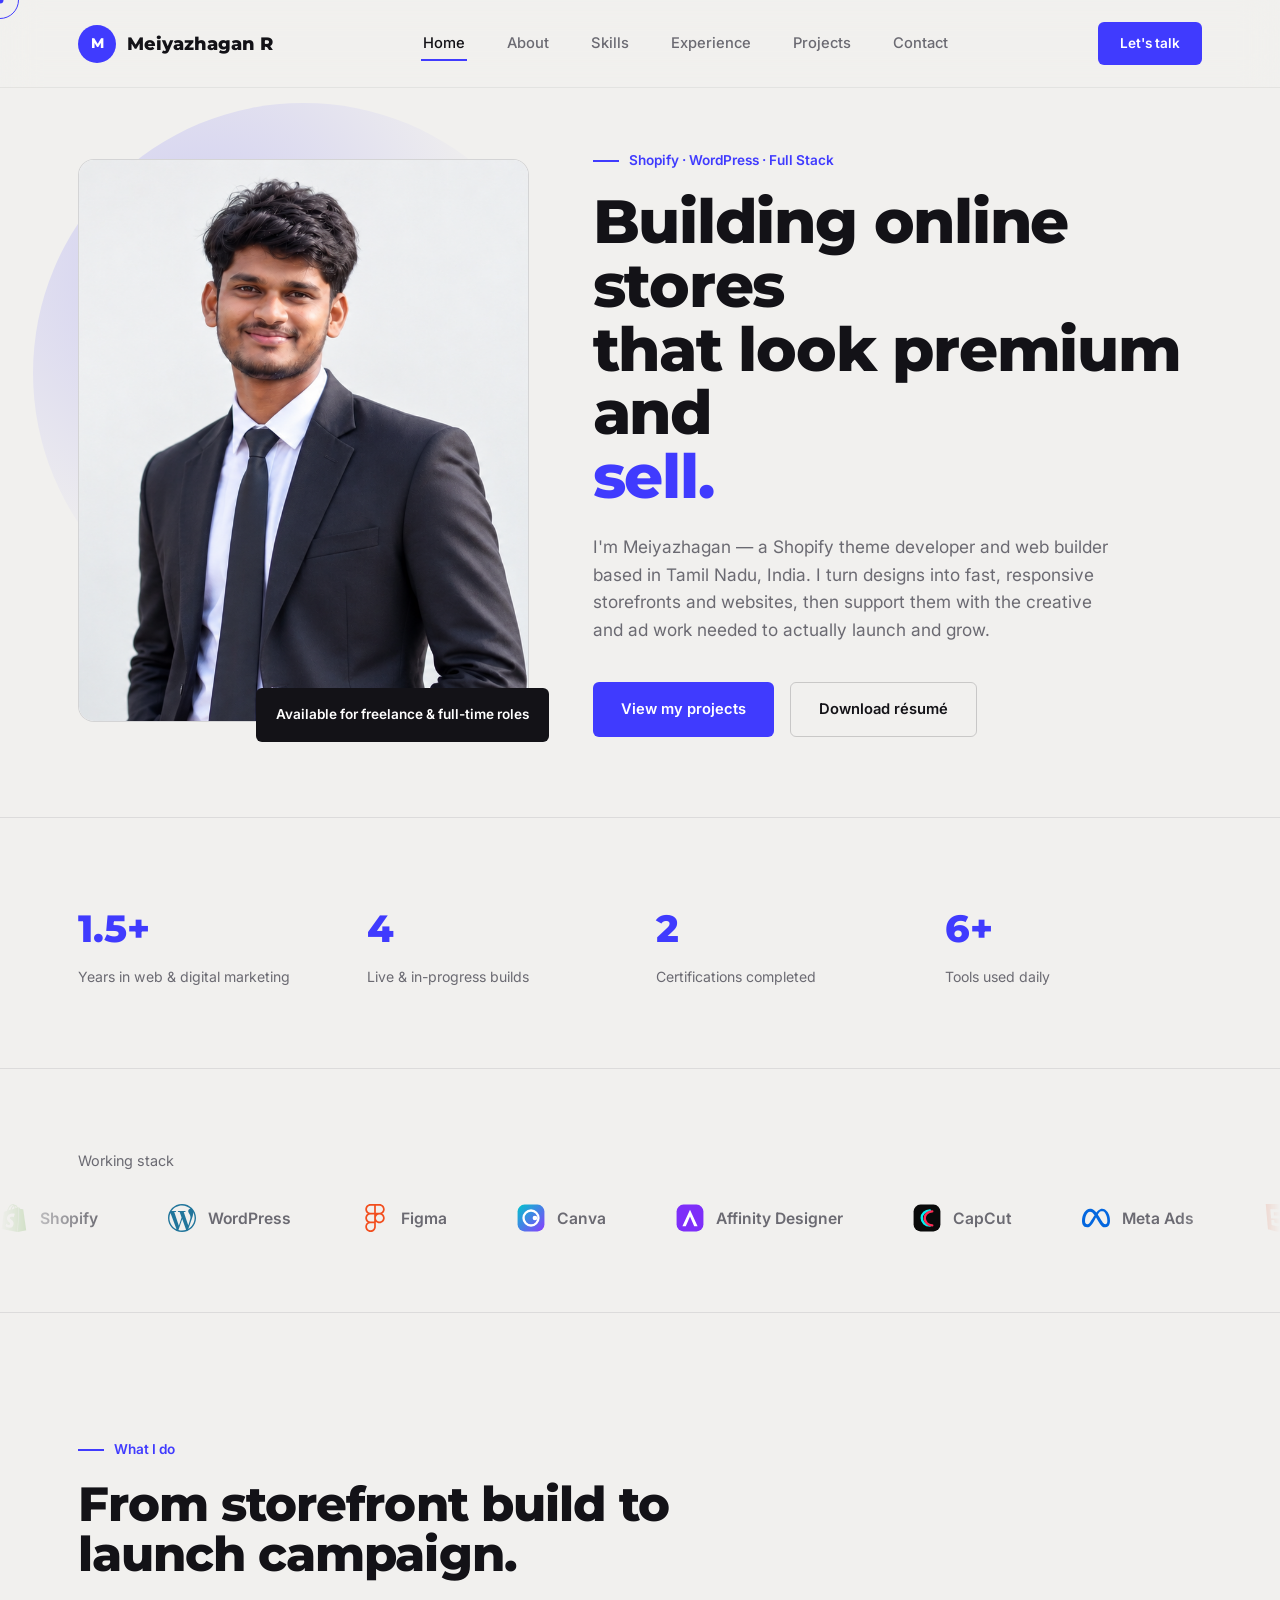
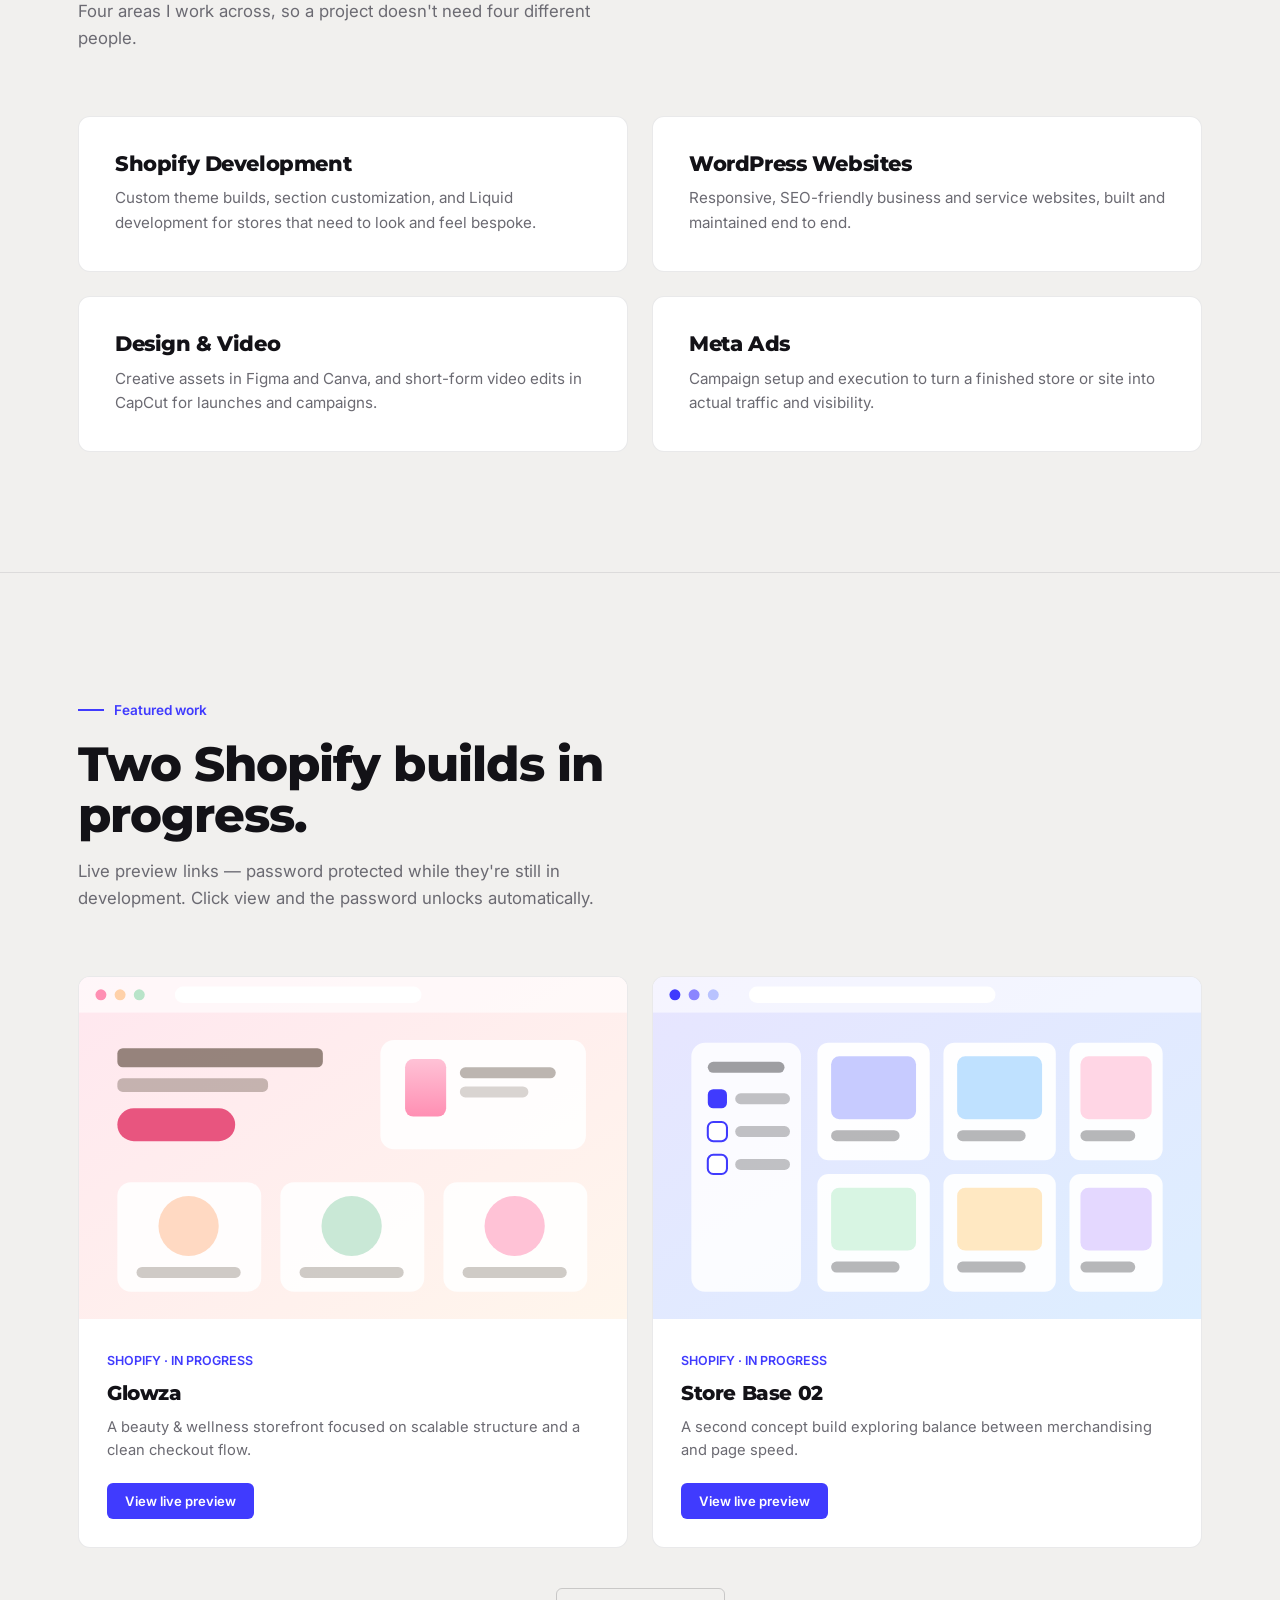
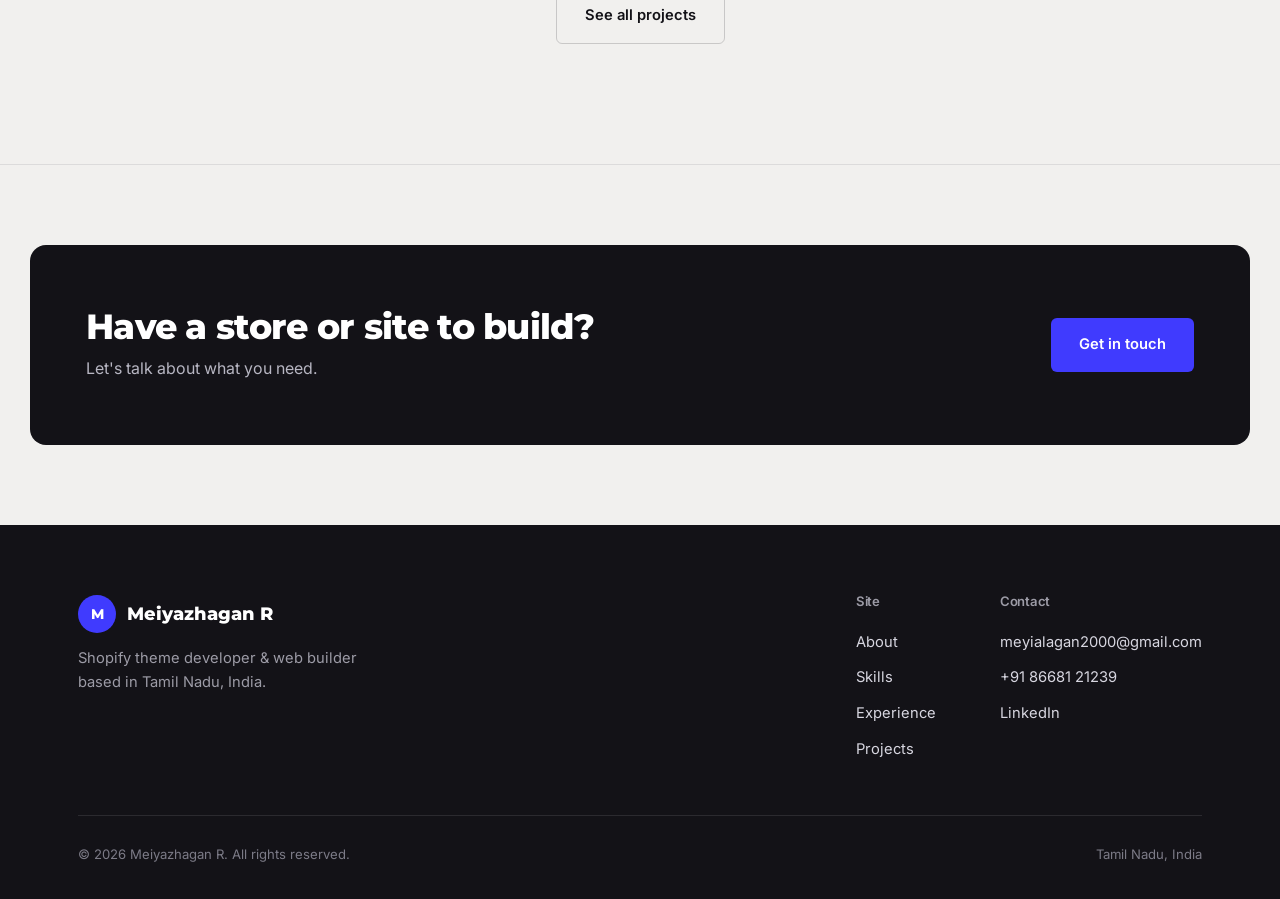
<file: index.html>
<!DOCTYPE html>
<html lang="en">
<head>
<meta charset="UTF-8">
<meta name="viewport" content="width=device-width, initial-scale=1.0">
<title>Meiyazhagan R — Shopify & WordPress Developer</title>
<meta name="description" content="Meiyazhagan R — Shopify theme developer and WordPress web developer specializing in responsive, conversion-ready storefronts.">
<link rel="stylesheet" href="css/style.css">
<link rel="icon" type="image/svg+xml" href="assets/favicon/favicon.svg">
<link rel="icon" type="image/png" sizes="32x32" href="assets/favicon/favicon-32.png">
<link rel="icon" type="image/png" sizes="16x16" href="assets/favicon/favicon-16.png">
<link rel="shortcut icon" href="assets/favicon/favicon.ico">
<link rel="apple-touch-icon" sizes="180x180" href="assets/favicon/apple-touch-icon.png">
<link rel="manifest" href="site.webmanifest">
<meta name="theme-color" content="#403BFE">
</head>
<body>

<div id="progress"></div>

<header id="siteHeader">
  <nav class="wrap">
    <a href="index.html" class="brand"><span class="mark">M</span> Meiyazhagan R</a>
    <div class="navlinks" id="navlinks">
      <a href="index.html" class="active">Home</a>
      <a href="about.html">About</a>
      <a href="skills.html">Skills</a>
      <a href="experience.html">Experience</a>
      <a href="projects.html">Projects</a>
      <a href="contact.html">Contact</a>
    </div>
    <a href="contact.html" class="nav-cta">Let's talk</a>
    <div class="menu-toggle" id="menuToggle"><span></span><span></span><span></span></div>
  </nav>
</header>

<main>

  <!-- HERO -->
  <section class="tight" style="padding-top:56px; overflow:hidden;">
    <div class="wrap hero-split">

      <div class="reveal" style="position:relative;">
        <div data-parallax="0.06" style="position:absolute; width:120%; aspect-ratio:1/1; background:radial-gradient(circle at 30% 30%, #403BFE33, transparent 60%); top:-10%; left:-10%; z-index:0; border-radius:50%;"></div>
        <div style="position:relative; z-index:1; border-radius:16px; overflow:hidden; border:1px solid var(--line-strong); background:var(--bg-alt); aspect-ratio:4/5;">
          <img src="assets/profile.png" alt="Meiyazhagan R" style="width:100%; height:100%; object-fit:cover;">
        </div>
        <div class="cursor-grow" style="position:absolute; bottom:-20px; right:-20px; background:var(--ink); color:#fff; padding:16px 20px; border-radius:var(--radius); font-size:0.85rem; z-index:2; font-weight:600;">
          Available for freelance &amp; full-time roles
        </div>
      </div>

      <div class="reveal reveal-delay-1">
        <div class="kicker"><span class="bar"></span>Shopify · WordPress · Full Stack</div>
        <h1 style="font-size:clamp(2.4rem, 5vw, 3.8rem);">Building online stores<br>that look premium and<br><span style="color:var(--accent);">sell.</span></h1>
        <p style="color:var(--muted); margin-top:24px; font-size:1.08rem; max-width:520px;">
          I'm Meiyazhagan — a Shopify theme developer and web builder based in
          Tamil Nadu, India. I turn designs into fast, responsive storefronts
          and websites, then support them with the creative and ad work needed
          to actually launch and grow.
        </p>
        <div style="margin-top:38px; display:flex; gap:16px; flex-wrap:wrap;">
          <a href="projects.html" class="btn btn-primary">View my projects</a>
          <a href="assets/Meiyazhagan_R_Resume.pdf" target="_blank" class="btn btn-outline">Download résumé</a>
        </div>
      </div>
    </div>
  </section>

  <!-- QUICK STATS -->
  <section class="tight">
    <div class="wrap reveal grid-4">
      <div class="stat"><div class="num">1.5+</div><div class="label">Years in web & digital marketing</div></div>
      <div class="stat"><div class="num">4</div><div class="label">Live & in-progress builds</div></div>
      <div class="stat"><div class="num">2</div><div class="label">Certifications completed</div></div>
      <div class="stat"><div class="num">6+</div><div class="label">Tools used daily</div></div>
    </div>
  </section>

  <!-- TOOLS MARQUEE -->
  <section class="tight">
    <div class="wrap">
      <p class="reveal" style="color:var(--muted); font-size:0.9rem; margin-bottom:32px;">Working stack</p>
    </div>
    <div class="marquee-wrap reveal">
      <div class="marquee" id="homeMarquee"></div>
    </div>
  </section>

  <!-- WHAT I DO -->
  <section>
    <div class="wrap">
      <div class="section-head reveal">
        <div class="kicker"><span class="bar"></span>What I do</div>
        <h2>From storefront build to launch campaign.</h2>
        <p>Four areas I work across, so a project doesn't need four different people.</p>
      </div>

      <div class="grid-2">
        <div class="reveal" style="border:1px solid var(--line); border-radius:12px; padding:36px; background:var(--bg-alt);">
          <h3 style="font-size:1.3rem; margin-bottom:12px;">Shopify Development</h3>
          <p style="color:var(--muted); font-size:0.95rem;">Custom theme builds, section customization, and Liquid development for stores that need to look and feel bespoke.</p>
        </div>
        <div class="reveal reveal-delay-1" style="border:1px solid var(--line); border-radius:12px; padding:36px; background:var(--bg-alt);">
          <h3 style="font-size:1.3rem; margin-bottom:12px;">WordPress Websites</h3>
          <p style="color:var(--muted); font-size:0.95rem;">Responsive, SEO-friendly business and service websites, built and maintained end to end.</p>
        </div>
        <div class="reveal reveal-delay-2" style="border:1px solid var(--line); border-radius:12px; padding:36px; background:var(--bg-alt);">
          <h3 style="font-size:1.3rem; margin-bottom:12px;">Design & Video</h3>
          <p style="color:var(--muted); font-size:0.95rem;">Creative assets in Figma and Canva, and short-form video edits in CapCut for launches and campaigns.</p>
        </div>
        <div class="reveal reveal-delay-3" style="border:1px solid var(--line); border-radius:12px; padding:36px; background:var(--bg-alt);">
          <h3 style="font-size:1.3rem; margin-bottom:12px;">Meta Ads</h3>
          <p style="color:var(--muted); font-size:0.95rem;">Campaign setup and execution to turn a finished store or site into actual traffic and visibility.</p>
        </div>
      </div>
    </div>
  </section>

  <!-- FEATURED PROJECTS -->
  <section>
    <div class="wrap">
      <div class="section-head reveal">
        <div class="kicker"><span class="bar"></span>Featured work</div>
        <h2>Two Shopify builds in progress.</h2>
        <p>Live preview links — password protected while they're still in development. Click view and the password unlocks automatically.</p>
      </div>

      <div class="grid-2">
        <div class="reveal" style="border:1px solid var(--line); border-radius:12px; overflow:hidden; background:var(--bg-alt);">
          <div style="aspect-ratio:16/10; overflow:hidden;">
            <img src="assets/projects/glowza-thumb.svg" alt="Glowza beauty & wellness storefront preview" style="width:100%; height:100%; object-fit:cover;">
          </div>
          <div style="padding:28px;">
            <span style="color:var(--accent); font-size:0.78rem; font-weight:600;">SHOPIFY · IN PROGRESS</span>
            <h3 style="margin:10px 0 12px; font-size:1.25rem;">Glowza</h3>
            <p style="color:var(--muted); font-size:0.92rem; margin-bottom:20px;">A beauty & wellness storefront focused on scalable structure and a clean checkout flow.</p>
            <button class="btn btn-primary btn-sm" onclick="openProject('https://glowza-rvaifqzt.myshopify.com/','peedra')">View live preview</button>
          </div>
        </div>

        <div class="reveal reveal-delay-1" style="border:1px solid var(--line); border-radius:12px; overflow:hidden; background:var(--bg-alt);">
          <div style="aspect-ratio:16/10; overflow:hidden;">
            <img src="assets/projects/storebase-thumb.svg" alt="Store Base 02 storefront preview" style="width:100%; height:100%; object-fit:cover;">
          </div>
          <div style="padding:28px;">
            <span style="color:var(--accent); font-size:0.78rem; font-weight:600;">SHOPIFY · IN PROGRESS</span>
            <h3 style="margin:10px 0 12px; font-size:1.25rem;">Store Base 02</h3>
            <p style="color:var(--muted); font-size:0.92rem; margin-bottom:20px;">A second concept build exploring balance between merchandising and page speed.</p>
            <button class="btn btn-primary btn-sm" onclick="openProject('https://project-store-dmciwphg.myshopify.com/','rtowyu')">View live preview</button>
          </div>
        </div>
      </div>

      <div class="reveal" style="margin-top:40px; text-align:center;">
        <a href="projects.html" class="btn btn-outline">See all projects</a>
      </div>
    </div>
  </section>

  <!-- CTA -->
  <section class="tight">
    <div class="wrap reveal cta-block" style="background:var(--ink);">
      <div>
        <h2 style="color:#fff; font-size:clamp(1.6rem,3.5vw,2.2rem);">Have a store or site to build?</h2>
        <p style="color:#B7B6C2; margin-top:10px;">Let's talk about what you need.</p>
      </div>
      <a href="contact.html" class="btn btn-primary">Get in touch</a>
    </div>
  </section>

</main>

<footer>
  <div class="wrap">
    <div class="footer-top">
      <div class="footer-brand">
        <div class="brand"><span class="mark">M</span> Meiyazhagan R</div>
        <p>Shopify theme developer & web builder based in Tamil Nadu, India.</p>
      </div>
      <div class="footer-cols">
        <div class="footer-col">
          <h4>Site</h4>
          <a href="about.html">About</a>
          <a href="skills.html">Skills</a>
          <a href="experience.html">Experience</a>
          <a href="projects.html">Projects</a>
        </div>
        <div class="footer-col">
          <h4>Contact</h4>
          <a href="mailto:meyialagan2000@gmail.com">meyialagan2000@gmail.com</a>
          <a href="tel:+918668121239">+91 86681 21239</a>
          <a href="https://www.linkedin.com/in/meiyazhaganrajendran/" target="_blank" rel="noopener">LinkedIn</a>
        </div>
      </div>
    </div>
    <div class="footer-bottom">
      <span>© <span class="year"></span> Meiyazhagan R. All rights reserved.</span>
      <span>Tamil Nadu, India</span>
    </div>
  </div>
</footer>

<div id="toTop" aria-label="Back to top">↑</div>

<script src="js/icons.js"></script>
<script src="js/main.js"></script>
<script>
  buildMarquee('homeMarquee', [
    ['shopify','Shopify'], ['wordpress','WordPress'], ['figma','Figma'],
    ['canva','Canva'], ['affinitydesigner','Affinity Designer'], ['capcut','CapCut'],
    ['meta','Meta Ads'], ['html5','HTML5'], ['css','CSS3'], ['javascript','JavaScript']
  ]);
</script>
</body>
</html>
</file>
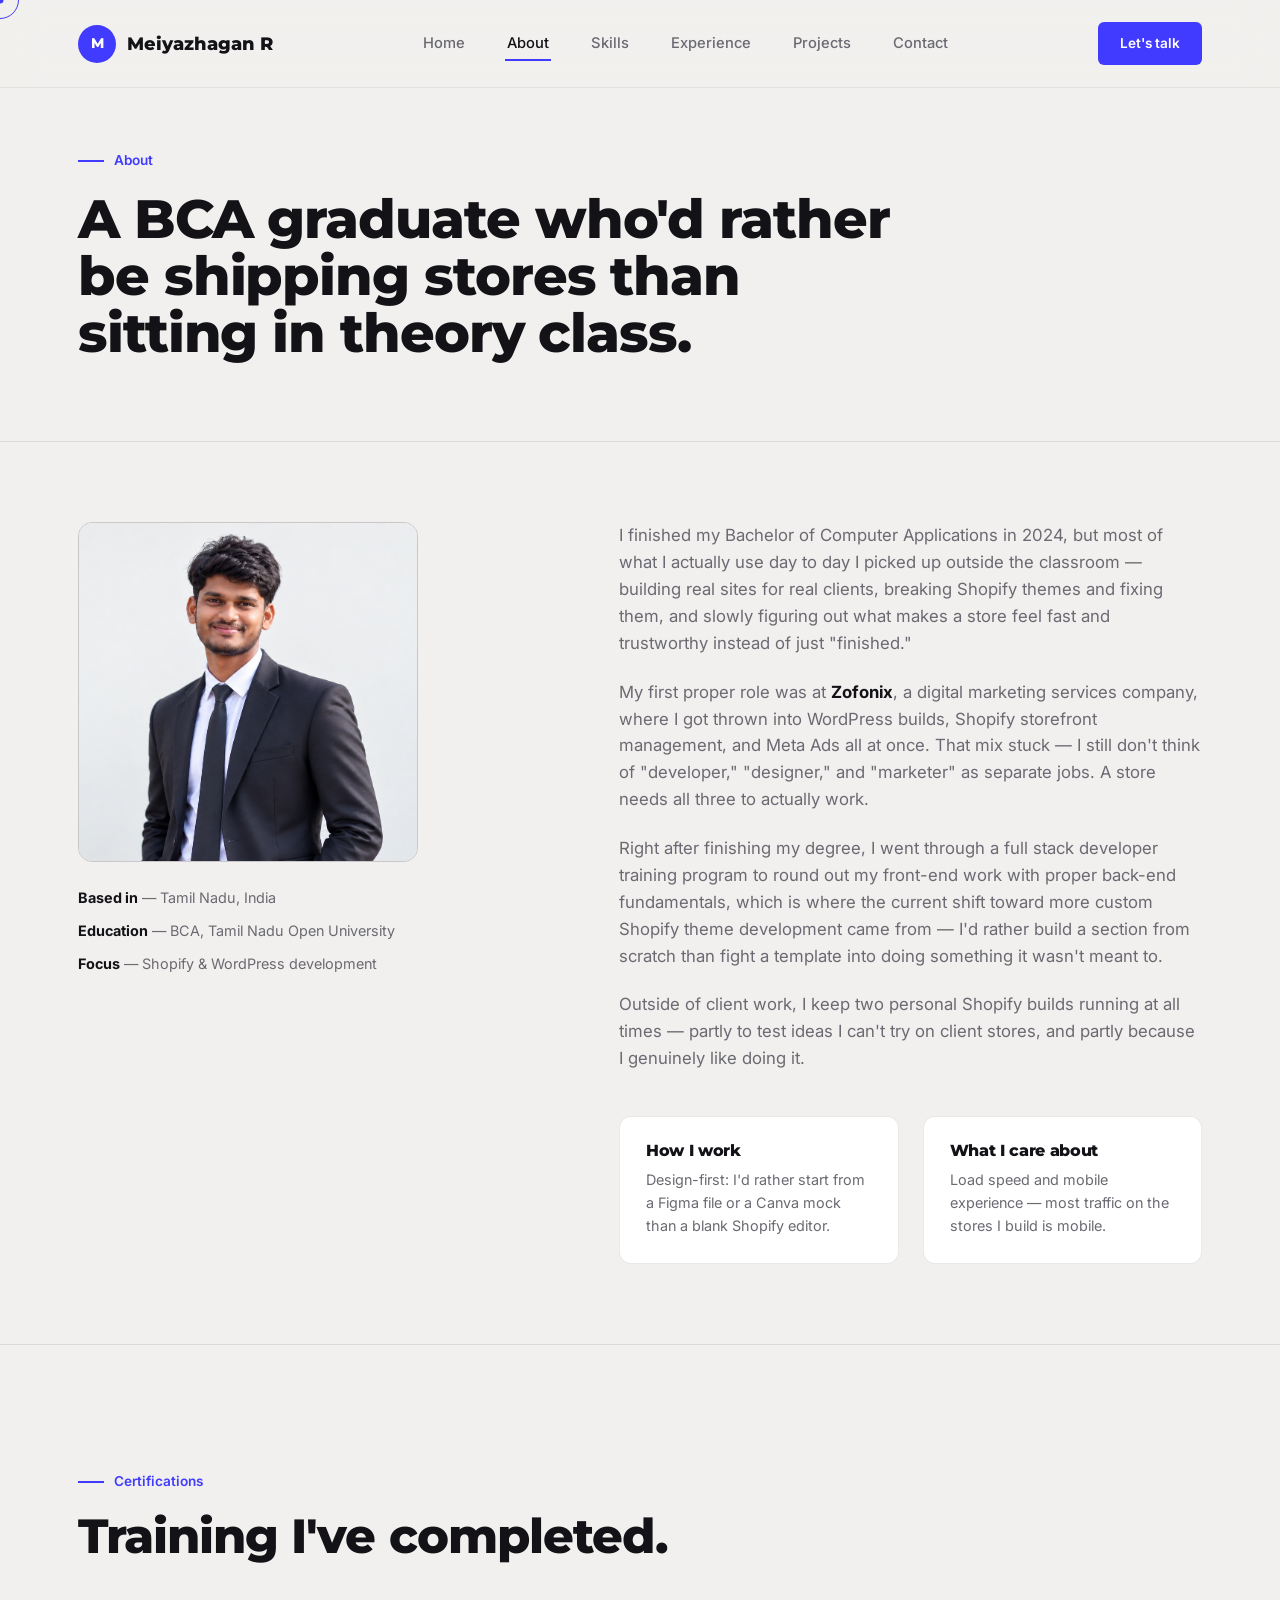
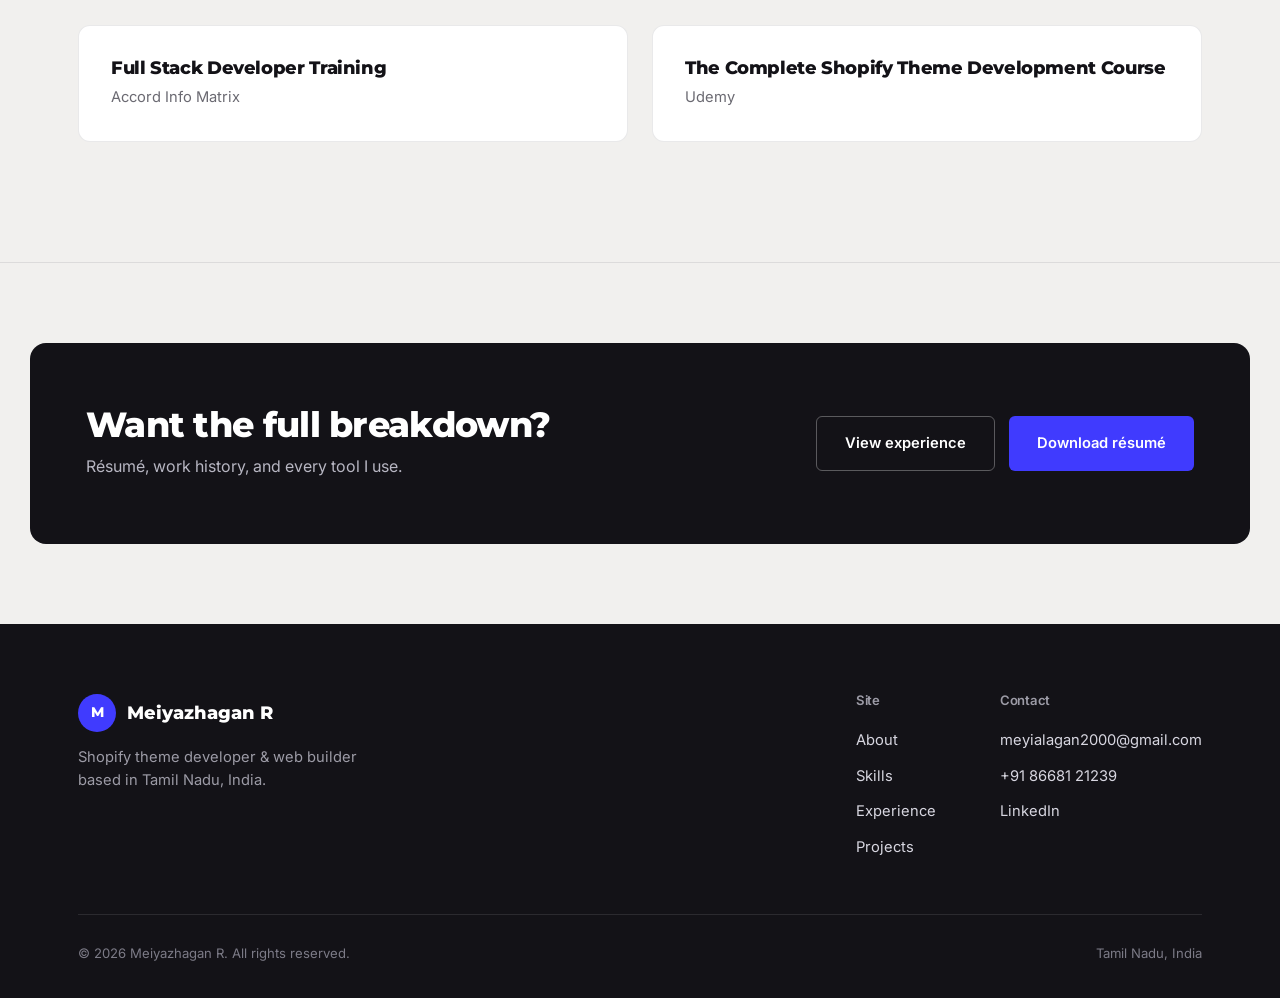
<file: about.html>
<!DOCTYPE html>
<html lang="en">
<head>
<meta charset="UTF-8">
<meta name="viewport" content="width=device-width, initial-scale=1.0">
<title>About — Meiyazhagan R</title>
<link rel="stylesheet" href="css/style.css">
<link rel="icon" type="image/svg+xml" href="assets/favicon/favicon.svg">
<link rel="icon" type="image/png" sizes="32x32" href="assets/favicon/favicon-32.png">
<link rel="icon" type="image/png" sizes="16x16" href="assets/favicon/favicon-16.png">
<link rel="shortcut icon" href="assets/favicon/favicon.ico">
<link rel="apple-touch-icon" sizes="180x180" href="assets/favicon/apple-touch-icon.png">
<link rel="manifest" href="site.webmanifest">
<meta name="theme-color" content="#403BFE">
</head>
<body>

<div id="progress"></div>

<header id="siteHeader">
  <nav class="wrap">
    <a href="index.html" class="brand"><span class="mark">M</span> Meiyazhagan R</a>
    <div class="navlinks" id="navlinks">
      <a href="index.html">Home</a>
      <a href="about.html" class="active">About</a>
      <a href="skills.html">Skills</a>
      <a href="experience.html">Experience</a>
      <a href="projects.html">Projects</a>
      <a href="contact.html">Contact</a>
    </div>
    <a href="contact.html" class="nav-cta">Let's talk</a>
    <div class="menu-toggle" id="menuToggle"><span></span><span></span><span></span></div>
  </nav>
</header>

<main>

  <section class="tight" style="padding-top:56px;">
    <div class="wrap reveal">
      <div class="kicker"><span class="bar"></span>About</div>
      <h1 style="font-size:clamp(2.2rem,5vw,3.4rem); max-width:820px;">A BCA graduate who'd rather be shipping stores than sitting in theory class.</h1>
    </div>
  </section>

  <section class="tight">
    <div class="wrap about-split">
      <div class="reveal sticky-col" style="position:sticky; top:120px;">
        <div style="border-radius:14px; overflow:hidden; border:1px solid var(--line-strong); aspect-ratio:1/1; max-width:340px;">
          <img src="assets/profile.png" alt="Meiyazhagan R" style="width:100%; height:100%; object-fit:cover;">
        </div>
        <div style="margin-top:24px; display:flex; flex-direction:column; gap:10px; font-size:0.9rem; color:var(--muted);">
          <div><strong style="color:var(--ink);">Based in</strong> — Tamil Nadu, India</div>
          <div><strong style="color:var(--ink);">Education</strong> — BCA, Tamil Nadu Open University</div>
          <div><strong style="color:var(--ink);">Focus</strong> — Shopify & WordPress development</div>
        </div>
      </div>

      <div class="reveal reveal-delay-1" style="font-size:1.05rem; color:var(--muted);">
        <p style="margin-bottom:22px;">
          I finished my Bachelor of Computer Applications in 2024, but most of
          what I actually use day to day I picked up outside the classroom —
          building real sites for real clients, breaking Shopify themes and
          fixing them, and slowly figuring out what makes a store feel fast
          and trustworthy instead of just "finished."
        </p>
        <p style="margin-bottom:22px;">
          My first proper role was at <strong style="color:var(--ink);">Zofonix</strong>, a digital marketing
          services company, where I got thrown into WordPress builds, Shopify
          storefront management, and Meta Ads all at once. That mix stuck —
          I still don't think of "developer," "designer," and "marketer" as
          separate jobs. A store needs all three to actually work.
        </p>
        <p style="margin-bottom:22px;">
          Right after finishing my degree, I went through a full stack
          developer training program to round out my front-end work with
          proper back-end fundamentals, which is where the current shift
          toward more custom Shopify theme development came from — I'd
          rather build a section from scratch than fight a template into
          doing something it wasn't meant to.
        </p>
        <p>
          Outside of client work, I keep two personal Shopify builds running
          at all times — partly to test ideas I can't try on client stores,
          and partly because I genuinely like doing it.
        </p>

        <div style="margin-top:44px;" class="grid-2">
          <div style="border:1px solid var(--line); border-radius:12px; padding:26px; background:var(--bg-alt);">
            <h3 style="font-size:1rem; margin-bottom:8px;">How I work</h3>
            <p style="font-size:0.9rem;">Design-first: I'd rather start from a Figma file or a Canva mock than a blank Shopify editor.</p>
          </div>
          <div style="border:1px solid var(--line); border-radius:12px; padding:26px; background:var(--bg-alt);">
            <h3 style="font-size:1rem; margin-bottom:8px;">What I care about</h3>
            <p style="font-size:0.9rem;">Load speed and mobile experience — most traffic on the stores I build is mobile.</p>
          </div>
        </div>
      </div>
    </div>
  </section>

  <section>
    <div class="wrap">
      <div class="section-head reveal">
        <div class="kicker"><span class="bar"></span>Certifications</div>
        <h2>Training I've completed.</h2>
      </div>
      <div class="grid-2">
        <div class="reveal" style="border:1px solid var(--line); border-radius:12px; padding:32px; background:var(--bg-alt);">
          <h3 style="font-size:1.15rem; margin-bottom:8px;">Full Stack Developer Training</h3>
          <p style="color:var(--muted); font-size:0.92rem;">Accord Info Matrix</p>
        </div>
        <div class="reveal reveal-delay-1" style="border:1px solid var(--line); border-radius:12px; padding:32px; background:var(--bg-alt);">
          <h3 style="font-size:1.15rem; margin-bottom:8px;">The Complete Shopify Theme Development Course</h3>
          <p style="color:var(--muted); font-size:0.92rem;">Udemy</p>
        </div>
      </div>
    </div>
  </section>

  <section class="tight">
    <div class="wrap reveal cta-block" style="background:var(--ink);">
      <div>
        <h2 style="color:#fff; font-size:clamp(1.6rem,3.5vw,2.2rem);">Want the full breakdown?</h2>
        <p style="color:#B7B6C2; margin-top:10px;">Résumé, work history, and every tool I use.</p>
      </div>
      <div style="display:flex; gap:14px; flex-wrap:wrap;">
        <a href="experience.html" class="btn btn-outline" style="border-color:rgba(255,255,255,0.3); color:#fff;">View experience</a>
        <a href="assets/Meiyazhagan_R_Resume.pdf" target="_blank" class="btn btn-primary">Download résumé</a>
      </div>
    </div>
  </section>

</main>

<footer>
  <div class="wrap">
    <div class="footer-top">
      <div class="footer-brand">
        <div class="brand"><span class="mark">M</span> Meiyazhagan R</div>
        <p>Shopify theme developer & web builder based in Tamil Nadu, India.</p>
      </div>
      <div class="footer-cols">
        <div class="footer-col">
          <h4>Site</h4>
          <a href="about.html">About</a>
          <a href="skills.html">Skills</a>
          <a href="experience.html">Experience</a>
          <a href="projects.html">Projects</a>
        </div>
        <div class="footer-col">
          <h4>Contact</h4>
          <a href="mailto:meyialagan2000@gmail.com">meyialagan2000@gmail.com</a>
          <a href="tel:+918668121239">+91 86681 21239</a>
          <a href="https://www.linkedin.com/in/meiyazhaganrajendran/" target="_blank" rel="noopener">LinkedIn</a>
        </div>
      </div>
    </div>
    <div class="footer-bottom">
      <span>© <span class="year"></span> Meiyazhagan R. All rights reserved.</span>
      <span>Tamil Nadu, India</span>
    </div>
  </div>
</footer>

<div id="toTop" aria-label="Back to top">↑</div>
<script src="js/main.js"></script>
</body>
</html>
</file>
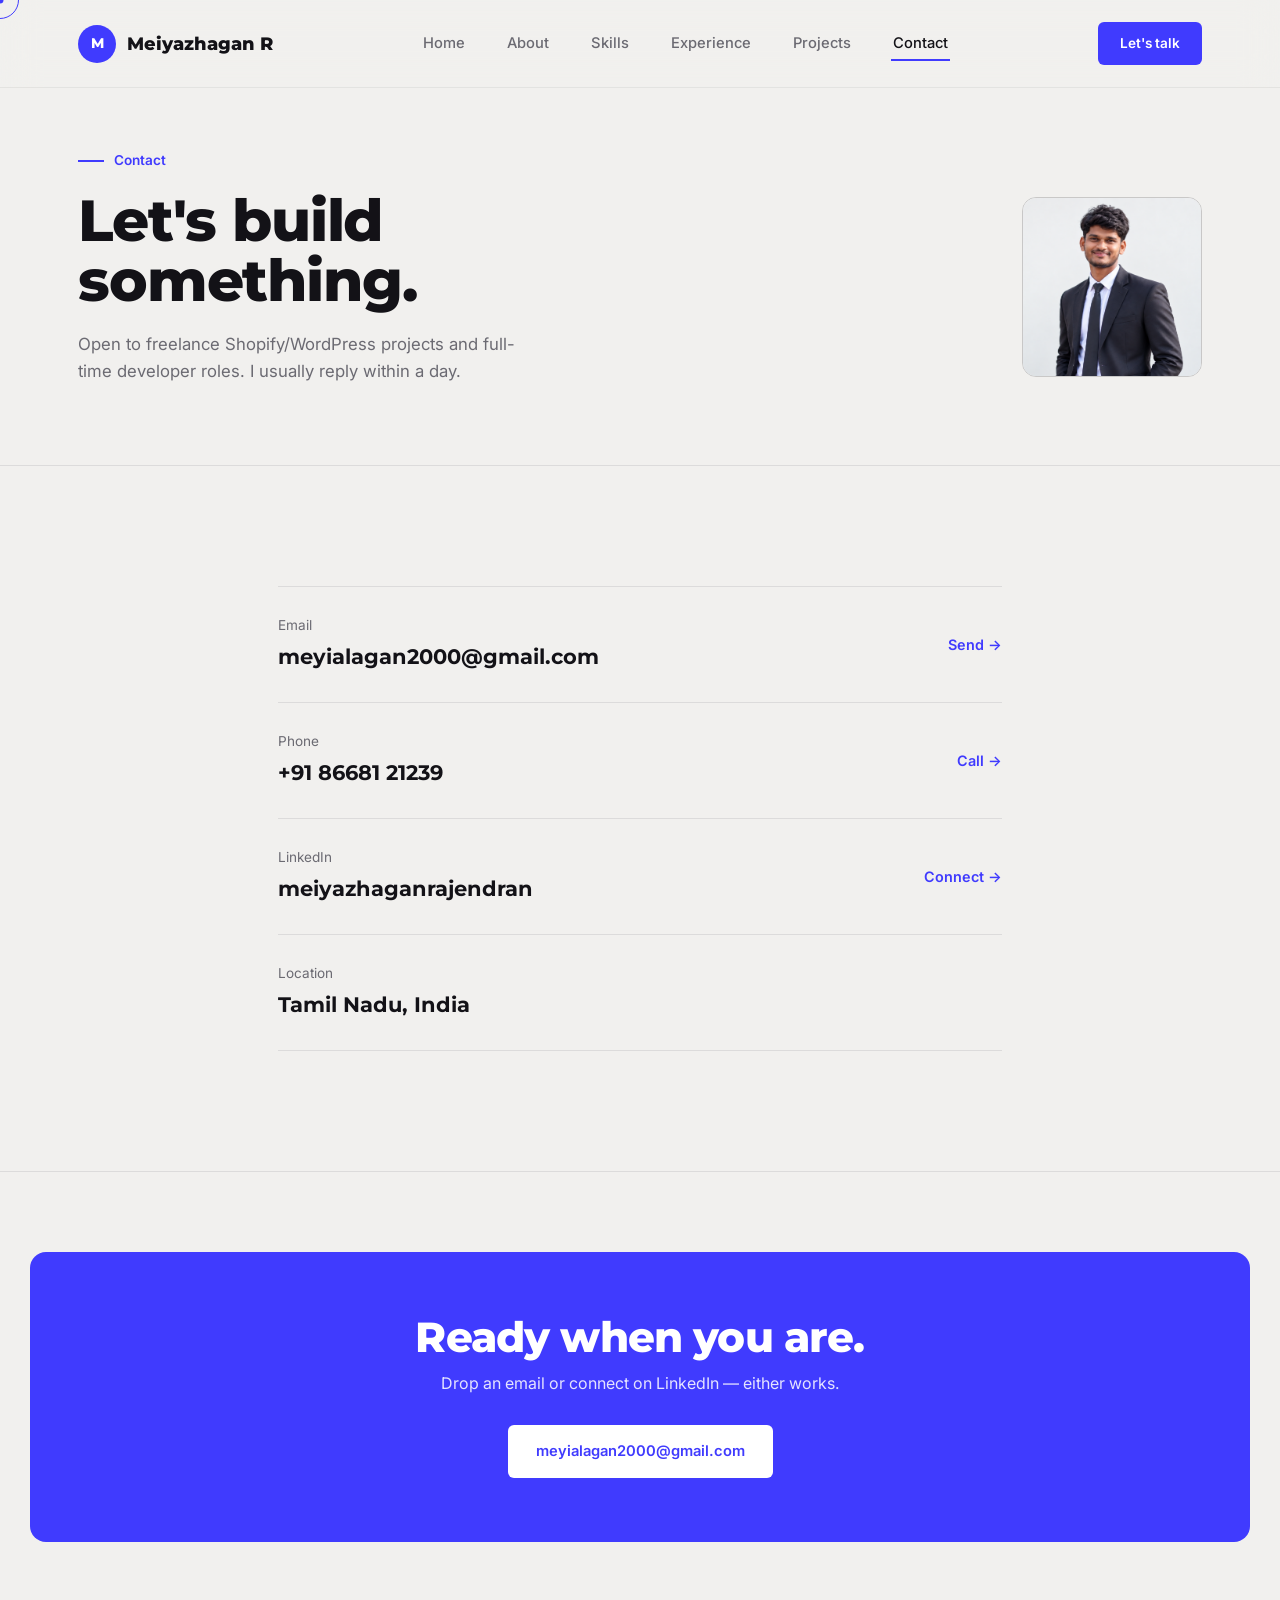
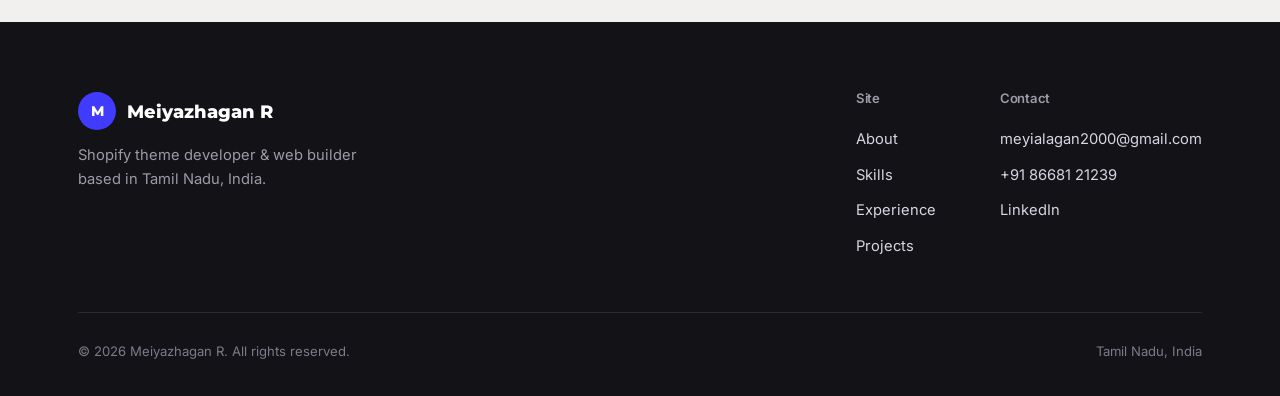
<file: contact.html>
<!DOCTYPE html>
<html lang="en">
<head>
<meta charset="UTF-8">
<meta name="viewport" content="width=device-width, initial-scale=1.0">
<title>Contact — Meiyazhagan R</title>
<link rel="stylesheet" href="css/style.css">
<link rel="icon" type="image/svg+xml" href="assets/favicon/favicon.svg">
<link rel="icon" type="image/png" sizes="32x32" href="assets/favicon/favicon-32.png">
<link rel="icon" type="image/png" sizes="16x16" href="assets/favicon/favicon-16.png">
<link rel="shortcut icon" href="assets/favicon/favicon.ico">
<link rel="apple-touch-icon" sizes="180x180" href="assets/favicon/apple-touch-icon.png">
<link rel="manifest" href="site.webmanifest">
<meta name="theme-color" content="#403BFE">
<style>
  .contact-item{
    display:flex; align-items:center; justify-content:space-between;
    padding:28px 0; border-bottom:1px solid var(--line);
  }
  .contact-item:first-child{ border-top:1px solid var(--line); }
  .contact-item .label{ color:var(--muted); font-size:0.85rem; }
  .contact-item .value{ font-family:'Montserrat',sans-serif; font-weight:700; font-size:1.3rem; margin-top:4px; }
  .contact-item .go{ color:var(--accent); font-weight:600; font-size:0.9rem; }
  @media (max-width:480px){
    .contact-item{ flex-direction:column; align-items:flex-start; gap:10px; }
    .contact-item .value{ font-size:1.05rem; word-break:break-word; }
  }
</style>
</head>
<body>

<div id="progress"></div>

<header id="siteHeader">
  <nav class="wrap">
    <a href="index.html" class="brand"><span class="mark">M</span> Meiyazhagan R</a>
    <div class="navlinks" id="navlinks">
      <a href="index.html">Home</a>
      <a href="about.html">About</a>
      <a href="skills.html">Skills</a>
      <a href="experience.html">Experience</a>
      <a href="projects.html">Projects</a>
      <a href="contact.html" class="active">Contact</a>
    </div>
    <a href="contact.html" class="nav-cta">Let's talk</a>
    <div class="menu-toggle" id="menuToggle"><span></span><span></span><span></span></div>
  </nav>
</header>

<main>

  <section class="tight" style="padding-top:56px;">
    <div class="wrap contact-split">
      <div class="reveal">
        <div class="kicker"><span class="bar"></span>Contact</div>
        <h1 style="font-size:clamp(2.2rem,5vw,3.6rem);">Let's build something.</h1>
        <p style="color:var(--muted); margin-top:20px; font-size:1.05rem; max-width:440px;">
          Open to freelance Shopify/WordPress projects and full-time developer
          roles. I usually reply within a day.
        </p>
      </div>
      <div class="reveal reveal-delay-1 contact-photo" style="text-align:right;">
        <div style="display:inline-block; border-radius:14px; overflow:hidden; border:1px solid var(--line-strong); width:180px; aspect-ratio:1/1;">
          <img src="assets/profile.png" alt="Meiyazhagan R" style="width:100%; height:100%; object-fit:cover;">
        </div>
      </div>
    </div>
  </section>

  <section>
    <div class="wrap reveal" style="max-width:820px;">
      <a href="mailto:meyialagan2000@gmail.com" class="contact-item cursor-grow">
        <div><div class="label">Email</div><div class="value">meyialagan2000@gmail.com</div></div>
        <span class="go">Send →</span>
      </a>
      <a href="tel:+918668121239" class="contact-item cursor-grow">
        <div><div class="label">Phone</div><div class="value">+91 86681 21239</div></div>
        <span class="go">Call →</span>
      </a>
      <a href="https://www.linkedin.com/in/meiyazhaganrajendran/" target="_blank" rel="noopener" class="contact-item cursor-grow">
        <div><div class="label">LinkedIn</div><div class="value">meiyazhaganrajendran</div></div>
        <span class="go">Connect →</span>
      </a>
      <div class="contact-item">
        <div><div class="label">Location</div><div class="value">Tamil Nadu, India</div></div>
      </div>
    </div>
  </section>

  <section class="tight">
    <div class="wrap reveal cta-solid">
      <h2 style="color:#fff; font-size:clamp(1.8rem,4vw,2.6rem);">Ready when you are.</h2>
      <p style="color:#E4E3FF; margin-top:12px;">Drop an email or connect on LinkedIn — either works.</p>
      <a href="mailto:meyialagan2000@gmail.com" class="btn" style="background:#fff; color:var(--accent); margin-top:28px;">meyialagan2000@gmail.com</a>
    </div>
  </section>

</main>

<footer>
  <div class="wrap">
    <div class="footer-top">
      <div class="footer-brand">
        <div class="brand"><span class="mark">M</span> Meiyazhagan R</div>
        <p>Shopify theme developer & web builder based in Tamil Nadu, India.</p>
      </div>
      <div class="footer-cols">
        <div class="footer-col">
          <h4>Site</h4>
          <a href="about.html">About</a>
          <a href="skills.html">Skills</a>
          <a href="experience.html">Experience</a>
          <a href="projects.html">Projects</a>
        </div>
        <div class="footer-col">
          <h4>Contact</h4>
          <a href="mailto:meyialagan2000@gmail.com">meyialagan2000@gmail.com</a>
          <a href="tel:+918668121239">+91 86681 21239</a>
          <a href="https://www.linkedin.com/in/meiyazhaganrajendran/" target="_blank" rel="noopener">LinkedIn</a>
        </div>
      </div>
    </div>
    <div class="footer-bottom">
      <span>© <span class="year"></span> Meiyazhagan R. All rights reserved.</span>
      <span>Tamil Nadu, India</span>
    </div>
  </div>
</footer>

<div id="toTop" aria-label="Back to top">↑</div>
<script src="js/main.js"></script>
</body>
</html>
</file>
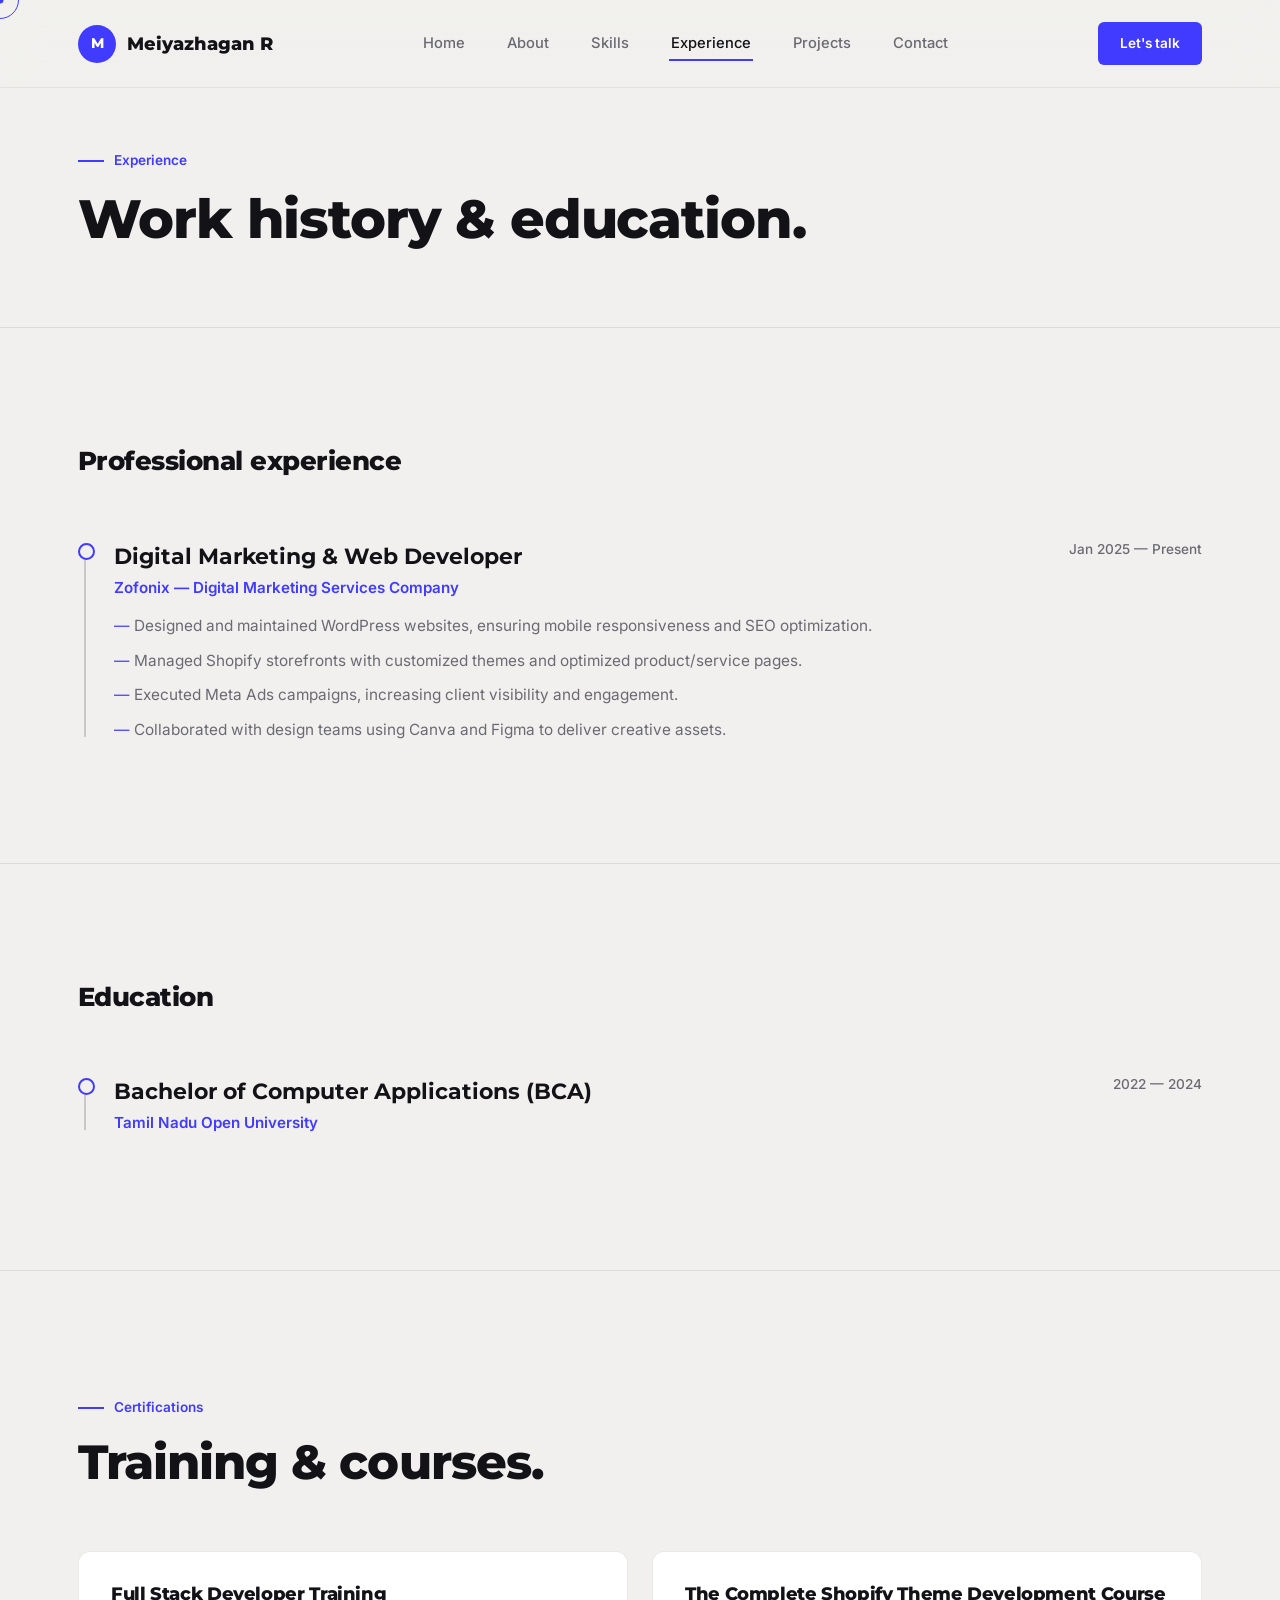
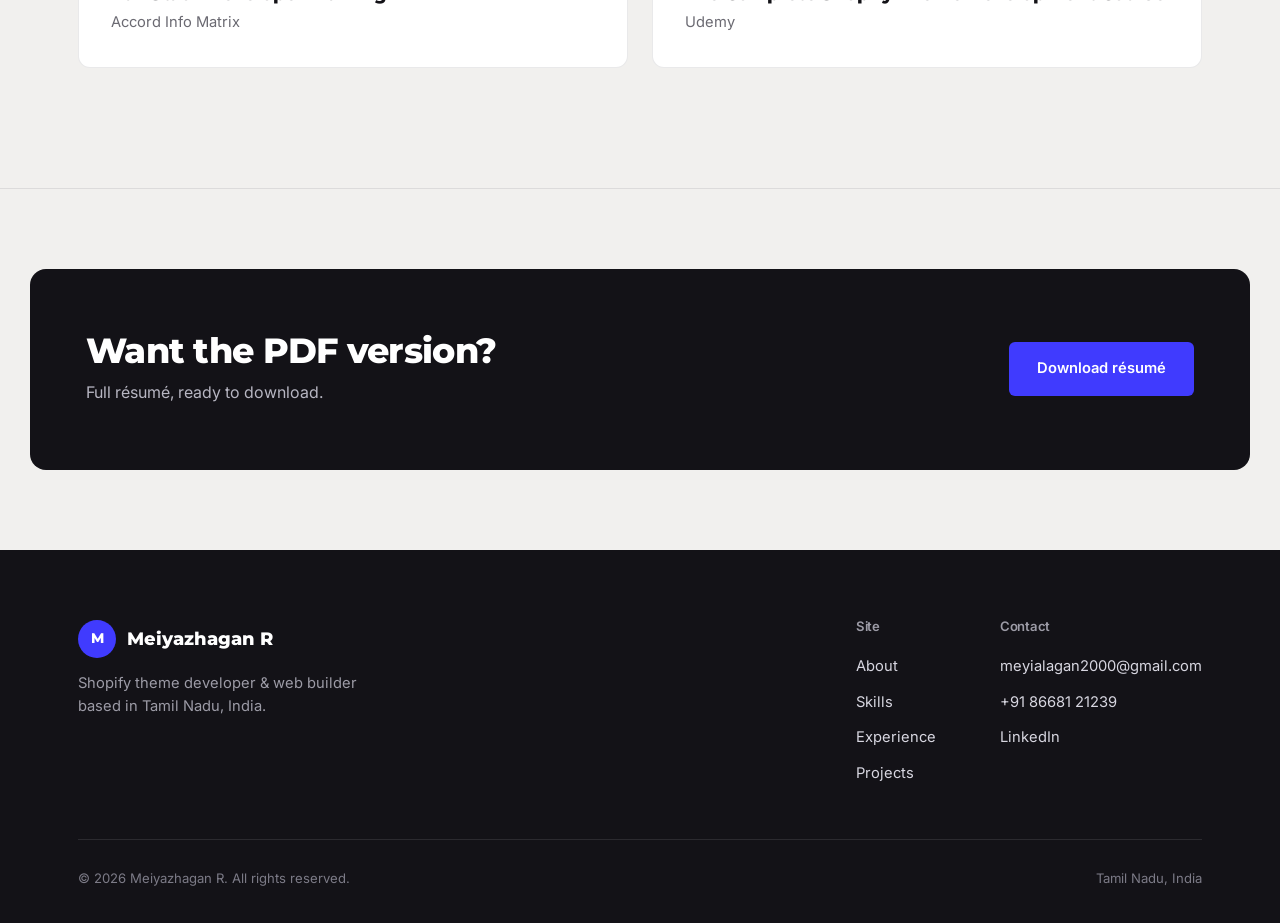
<file: experience.html>
<!DOCTYPE html>
<html lang="en">
<head>
<meta charset="UTF-8">
<meta name="viewport" content="width=device-width, initial-scale=1.0">
<title>Experience — Meiyazhagan R</title>
<link rel="stylesheet" href="css/style.css">
<link rel="icon" type="image/svg+xml" href="assets/favicon/favicon.svg">
<link rel="icon" type="image/png" sizes="32x32" href="assets/favicon/favicon-32.png">
<link rel="icon" type="image/png" sizes="16x16" href="assets/favicon/favicon-16.png">
<link rel="shortcut icon" href="assets/favicon/favicon.ico">
<link rel="apple-touch-icon" sizes="180x180" href="assets/favicon/apple-touch-icon.png">
<link rel="manifest" href="site.webmanifest">
<meta name="theme-color" content="#403BFE">
<style>
  .timeline{ position:relative; padding-left:36px; }
  .timeline::before{ content:''; position:absolute; left:6px; top:6px; bottom:6px; width:1.5px; background:var(--line-strong); }
  .tl-item{ position:relative; padding-bottom:60px; }
  .tl-item:last-child{ padding-bottom:0; }
  .tl-item::before{ content:''; position:absolute; left:-36px; top:4px; width:13px; height:13px; border-radius:50%; background:var(--bg); border:2.5px solid var(--accent); }
  .tl-head{ display:flex; justify-content:space-between; flex-wrap:wrap; gap:8px; margin-bottom:14px; }
  .tl-role{ font-family:'Montserrat',sans-serif; font-weight:700; font-size:1.4rem; }
  .tl-company{ color:var(--accent); font-size:0.95rem; font-weight:600; }
  .tl-period{ color:var(--muted); font-size:0.85rem; white-space:nowrap; font-weight:500; }
  .tl-item ul{ color:var(--muted); font-size:0.96rem; }
  .tl-item li{ padding-left:20px; position:relative; margin-top:10px; }
  .tl-item li::before{ content:'—'; position:absolute; left:0; color:var(--accent); }
</style>
</head>
<body>

<div id="progress"></div>

<header id="siteHeader">
  <nav class="wrap">
    <a href="index.html" class="brand"><span class="mark">M</span> Meiyazhagan R</a>
    <div class="navlinks" id="navlinks">
      <a href="index.html">Home</a>
      <a href="about.html">About</a>
      <a href="skills.html">Skills</a>
      <a href="experience.html" class="active">Experience</a>
      <a href="projects.html">Projects</a>
      <a href="contact.html">Contact</a>
    </div>
    <a href="contact.html" class="nav-cta">Let's talk</a>
    <div class="menu-toggle" id="menuToggle"><span></span><span></span><span></span></div>
  </nav>
</header>

<main>

  <section class="tight" style="padding-top:56px;">
    <div class="wrap reveal">
      <div class="kicker"><span class="bar"></span>Experience</div>
      <h1 style="font-size:clamp(2.2rem,5vw,3.4rem); max-width:760px;">Work history & education.</h1>
    </div>
  </section>

  <section>
    <div class="wrap">
      <div class="section-head reveal">
        <h2 style="font-size:1.6rem;">Professional experience</h2>
      </div>

      <div class="timeline reveal">
        <div class="tl-item">
          <div class="tl-head">
            <div><span class="tl-role">Digital Marketing & Web Developer</span><br><span class="tl-company">Zofonix — Digital Marketing Services Company</span></div>
            <div class="tl-period">Jan 2025 — Present</div>
          </div>
          <ul>
            <li>Designed and maintained WordPress websites, ensuring mobile responsiveness and SEO optimization.</li>
            <li>Managed Shopify storefronts with customized themes and optimized product/service pages.</li>
            <li>Executed Meta Ads campaigns, increasing client visibility and engagement.</li>
            <li>Collaborated with design teams using Canva and Figma to deliver creative assets.</li>
          </ul>
        </div>
      </div>
    </div>
  </section>

  <section>
    <div class="wrap">
      <div class="section-head reveal">
        <h2 style="font-size:1.6rem;">Education</h2>
      </div>
      <div class="timeline reveal">
        <div class="tl-item">
          <div class="tl-head">
            <div><span class="tl-role">Bachelor of Computer Applications (BCA)</span><br><span class="tl-company">Tamil Nadu Open University</span></div>
            <div class="tl-period">2022 — 2024</div>
          </div>
        </div>
      </div>
    </div>
  </section>

  <section>
    <div class="wrap">
      <div class="section-head reveal">
        <div class="kicker"><span class="bar"></span>Certifications</div>
        <h2>Training & courses.</h2>
      </div>
      <div class="grid-2">
        <div class="reveal" style="border:1px solid var(--line); border-radius:12px; padding:32px; background:var(--bg-alt);">
          <h3 style="font-size:1.15rem; margin-bottom:8px;">Full Stack Developer Training</h3>
          <p style="color:var(--muted); font-size:0.92rem;">Accord Info Matrix</p>
        </div>
        <div class="reveal reveal-delay-1" style="border:1px solid var(--line); border-radius:12px; padding:32px; background:var(--bg-alt);">
          <h3 style="font-size:1.15rem; margin-bottom:8px;">The Complete Shopify Theme Development Course</h3>
          <p style="color:var(--muted); font-size:0.92rem;">Udemy</p>
        </div>
      </div>
    </div>
  </section>

  <section class="tight">
    <div class="wrap reveal cta-block" style="background:var(--ink);">
      <div>
        <h2 style="color:#fff; font-size:clamp(1.6rem,3.5vw,2.2rem);">Want the PDF version?</h2>
        <p style="color:#B7B6C2; margin-top:10px;">Full résumé, ready to download.</p>
      </div>
      <a href="assets/Meiyazhagan_R_Resume.pdf" target="_blank" class="btn btn-primary">Download résumé</a>
    </div>
  </section>

</main>

<footer>
  <div class="wrap">
    <div class="footer-top">
      <div class="footer-brand">
        <div class="brand"><span class="mark">M</span> Meiyazhagan R</div>
        <p>Shopify theme developer & web builder based in Tamil Nadu, India.</p>
      </div>
      <div class="footer-cols">
        <div class="footer-col">
          <h4>Site</h4>
          <a href="about.html">About</a>
          <a href="skills.html">Skills</a>
          <a href="experience.html">Experience</a>
          <a href="projects.html">Projects</a>
        </div>
        <div class="footer-col">
          <h4>Contact</h4>
          <a href="mailto:meyialagan2000@gmail.com">meyialagan2000@gmail.com</a>
          <a href="tel:+918668121239">+91 86681 21239</a>
          <a href="https://www.linkedin.com/in/meiyazhaganrajendran/" target="_blank" rel="noopener">LinkedIn</a>
        </div>
      </div>
    </div>
    <div class="footer-bottom">
      <span>© <span class="year"></span> Meiyazhagan R. All rights reserved.</span>
      <span>Tamil Nadu, India</span>
    </div>
  </div>
</footer>

<div id="toTop" aria-label="Back to top">↑</div>
<script src="js/main.js"></script>
</body>
</html>
</file>
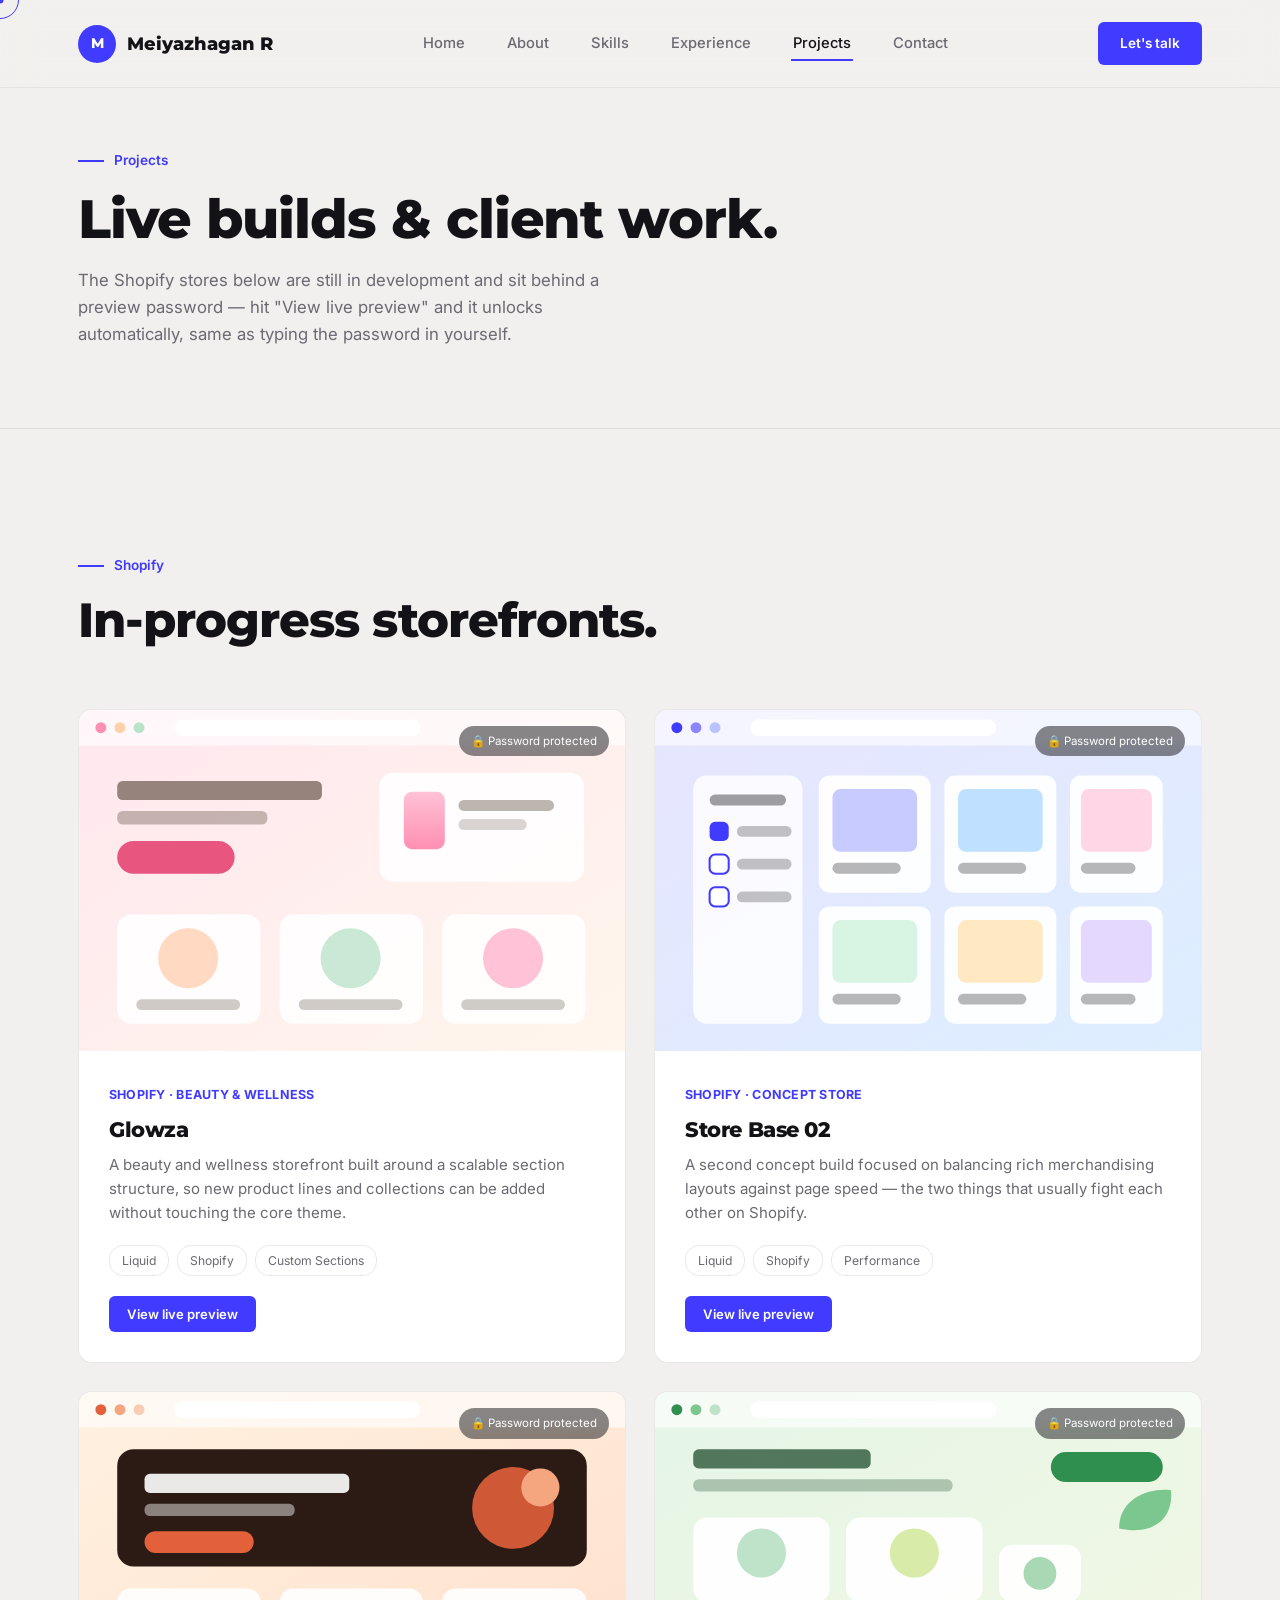
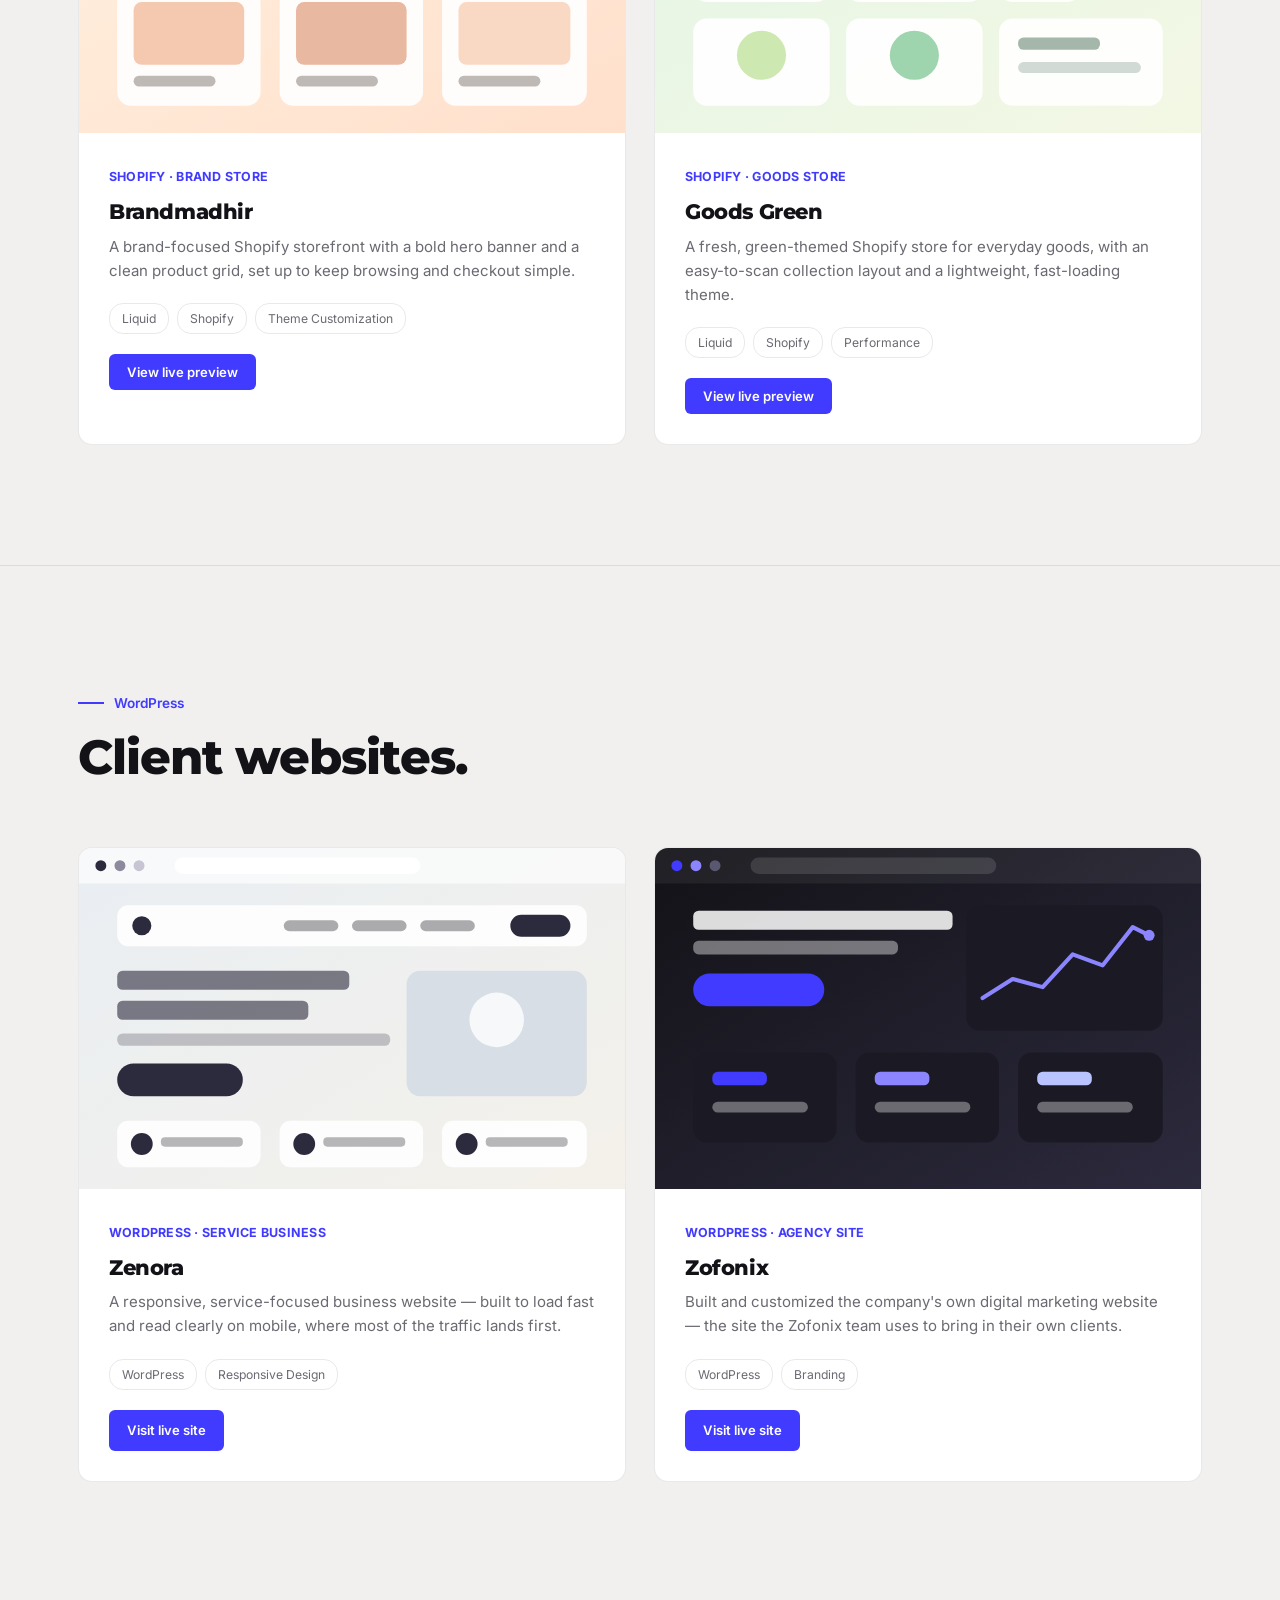
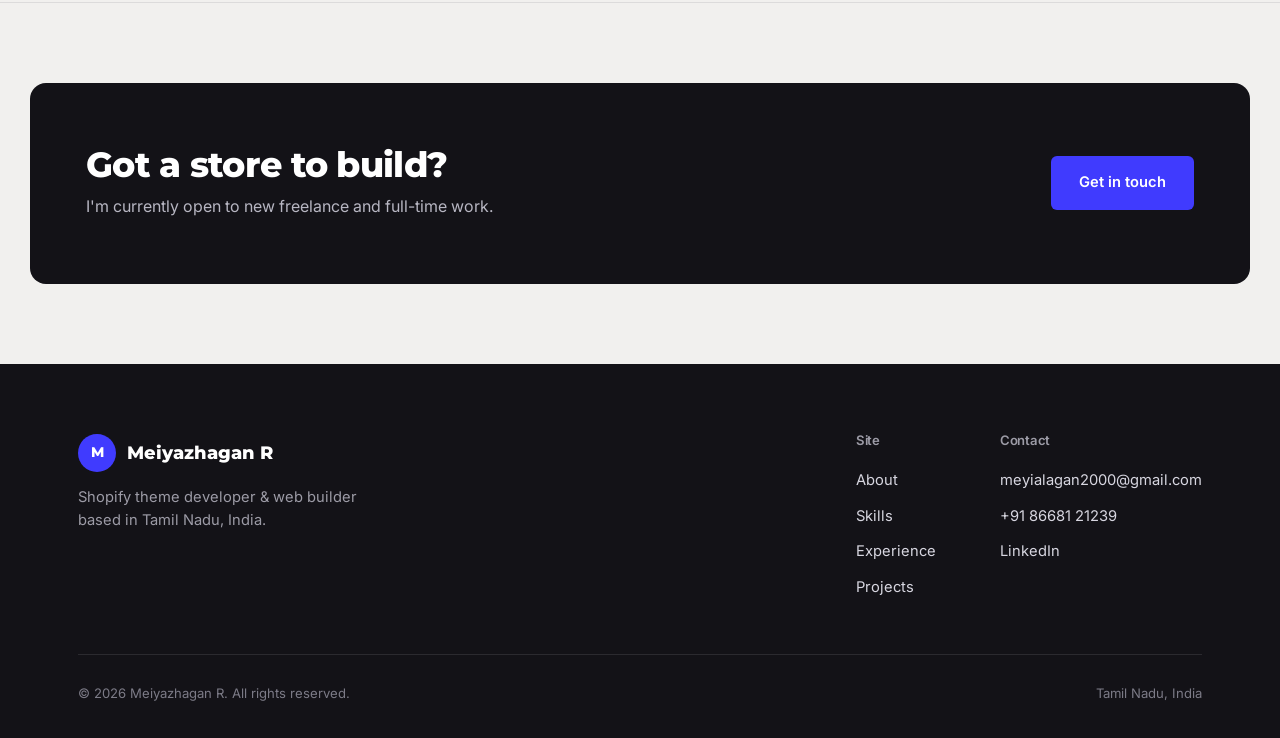
<file: projects.html>
<!DOCTYPE html>
<html lang="en">
<head>
<meta charset="UTF-8">
<meta name="viewport" content="width=device-width, initial-scale=1.0">
<title>Projects — Meiyazhagan R</title>
<link rel="stylesheet" href="css/style.css">
<link rel="icon" type="image/svg+xml" href="assets/favicon/favicon.svg">
<link rel="icon" type="image/png" sizes="32x32" href="assets/favicon/favicon-32.png">
<link rel="icon" type="image/png" sizes="16x16" href="assets/favicon/favicon-16.png">
<link rel="shortcut icon" href="assets/favicon/favicon.ico">
<link rel="apple-touch-icon" sizes="180x180" href="assets/favicon/apple-touch-icon.png">
<link rel="manifest" href="site.webmanifest">
<meta name="theme-color" content="#403BFE">
<style>
  .project-grid{ display:grid; grid-template-columns:repeat(2,1fr); gap:28px; }
  @media (max-width:800px){ .project-grid{ grid-template-columns:1fr; } }
  .project-card{ border:1px solid var(--line); border-radius:14px; overflow:hidden; background:var(--bg-alt); transition:transform .3s ease, box-shadow .3s ease; }
  .project-card:hover{ transform:translateY(-6px); box-shadow:0 24px 48px -24px rgba(19,18,23,0.18); }
  .project-thumb{ aspect-ratio:16/10; display:flex; align-items:center; justify-content:center; position:relative; }
  .project-body{ padding:30px; }
  .project-body .cat{ color:var(--accent); font-size:0.78rem; font-weight:700; letter-spacing:0.02em; }
  .project-body h3{ font-size:1.3rem; margin:12px 0 12px; }
  .project-body p{ color:var(--muted); font-size:0.94rem; margin-bottom:20px; }
  .project-tags{ display:flex; gap:8px; flex-wrap:wrap; margin-bottom:20px; }
  .project-tags span{ font-size:0.76rem; color:var(--muted); border:1px solid var(--line); padding:5px 12px; border-radius:14px; }
  .lock-badge{ position:absolute; top:16px; right:16px; background:rgba(19,18,23,0.5); backdrop-filter:blur(6px); color:#fff; font-size:0.72rem; padding:6px 12px; border-radius:20px; display:flex; align-items:center; gap:6px; }
</style>
</head>
<body>

<div id="progress"></div>

<header id="siteHeader">
  <nav class="wrap">
    <a href="index.html" class="brand"><span class="mark">M</span> Meiyazhagan R</a>
    <div class="navlinks" id="navlinks">
      <a href="index.html">Home</a>
      <a href="about.html">About</a>
      <a href="skills.html">Skills</a>
      <a href="experience.html">Experience</a>
      <a href="projects.html" class="active">Projects</a>
      <a href="contact.html">Contact</a>
    </div>
    <a href="contact.html" class="nav-cta">Let's talk</a>
    <div class="menu-toggle" id="menuToggle"><span></span><span></span><span></span></div>
  </nav>
</header>

<main>

  <section class="tight" style="padding-top:56px;">
    <div class="wrap reveal">
      <div class="kicker"><span class="bar"></span>Projects</div>
      <h1 style="font-size:clamp(2.2rem,5vw,3.4rem); max-width:760px;">Live builds & client work.</h1>
      <p style="color:var(--muted); margin-top:20px; max-width:560px; font-size:1.05rem;">
        The Shopify stores below are still in development and sit behind
        a preview password — hit "View live preview" and it unlocks
        automatically, same as typing the password in yourself.
      </p>
    </div>
  </section>

  <section>
    <div class="wrap">
      <div class="section-head reveal">
        <div class="kicker"><span class="bar"></span>Shopify</div>
        <h2>In-progress storefronts.</h2>
      </div>

      <div class="project-grid">
        <div class="project-card reveal">
          <div class="project-thumb">
            <span class="lock-badge">🔒 Password protected</span>
            <img src="assets/projects/glowza-thumb.svg" alt="Glowza beauty & wellness storefront preview" style="width:100%; height:100%; object-fit:cover;">
          </div>
          <div class="project-body">
            <span class="cat">SHOPIFY · BEAUTY & WELLNESS</span>
            <h3>Glowza</h3>
            <p>A beauty and wellness storefront built around a scalable section structure, so new product lines and collections can be added without touching the core theme.</p>
            <div class="project-tags"><span>Liquid</span><span>Shopify</span><span>Custom Sections</span></div>
            <button class="btn btn-primary btn-sm" onclick="openProject('https://glowza-rvaifqzt.myshopify.com/','peedra')">View live preview</button>
          </div>
        </div>

        <div class="project-card reveal reveal-delay-1">
          <div class="project-thumb">
            <span class="lock-badge">🔒 Password protected</span>
            <img src="assets/projects/storebase-thumb.svg" alt="Store Base 02 storefront preview" style="width:100%; height:100%; object-fit:cover;">
          </div>
          <div class="project-body">
            <span class="cat">SHOPIFY · CONCEPT STORE</span>
            <h3>Store Base 02</h3>
            <p>A second concept build focused on balancing rich merchandising layouts against page speed — the two things that usually fight each other on Shopify.</p>
            <div class="project-tags"><span>Liquid</span><span>Shopify</span><span>Performance</span></div>
            <button class="btn btn-primary btn-sm" onclick="openProject('https://project-store-dmciwphg.myshopify.com/','rtowyu')">View live preview</button>
          </div>
        </div>

        <div class="project-card reveal">
          <div class="project-thumb">
            <span class="lock-badge">🔒 Password protected</span>
            <img src="assets/projects/brandmadhir-thumb.svg" alt="Brandmadhir storefront preview" style="width:100%; height:100%; object-fit:cover;">
          </div>
          <div class="project-body">
            <span class="cat">SHOPIFY · BRAND STORE</span>
            <h3>Brandmadhir</h3>
            <p>A brand-focused Shopify storefront with a bold hero banner and a clean product grid, set up to keep browsing and checkout simple.</p>
            <div class="project-tags"><span>Liquid</span><span>Shopify</span><span>Theme Customization</span></div>
            <button class="btn btn-primary btn-sm" onclick="openProject('https://brandmadhir-hjak4r1d.myshopify.com/','12345')">View live preview</button>
          </div>
        </div>

        <div class="project-card reveal reveal-delay-1">
          <div class="project-thumb">
            <span class="lock-badge">🔒 Password protected</span>
            <img src="assets/projects/goodsgreen-thumb.svg" alt="Goods Green storefront preview" style="width:100%; height:100%; object-fit:cover;">
          </div>
          <div class="project-body">
            <span class="cat">SHOPIFY · GOODS STORE</span>
            <h3>Goods Green</h3>
            <p>A fresh, green-themed Shopify store for everyday goods, with an easy-to-scan collection layout and a lightweight, fast-loading theme.</p>
            <div class="project-tags"><span>Liquid</span><span>Shopify</span><span>Performance</span></div>
            <button class="btn btn-primary btn-sm" onclick="openProject('https://goods-green-ysimawpz.myshopify.com/','123')">View live preview</button>
          </div>
        </div>
      </div>
    </div>
  </section>

  <section>
    <div class="wrap">
      <div class="section-head reveal">
        <div class="kicker"><span class="bar"></span>WordPress</div>
        <h2>Client websites.</h2>
      </div>

      <div class="project-grid">
        <div class="project-card reveal">
          <div class="project-thumb">
            <img src="assets/projects/zenora-thumb.svg" alt="Zenora WordPress service business site preview" style="width:100%; height:100%; object-fit:cover;">
          </div>
          <div class="project-body">
            <span class="cat">WORDPRESS · SERVICE BUSINESS</span>
            <h3>Zenora</h3>
            <p>A responsive, service-focused business website — built to load fast and read clearly on mobile, where most of the traffic lands first.</p>
            <div class="project-tags"><span>WordPress</span><span>Responsive Design</span></div>
            <a href="https://zenoraretreat.com/" target="_blank" rel="noopener" class="btn btn-primary btn-sm">Visit live site</a>
          </div>
        </div>

        <div class="project-card reveal reveal-delay-1">
          <div class="project-thumb">
            <img src="assets/projects/zofonix-thumb.svg" alt="Zofonix digital marketing agency site preview" style="width:100%; height:100%; object-fit:cover;">
          </div>
          <div class="project-body">
            <span class="cat">WORDPRESS · AGENCY SITE</span>
            <h3>Zofonix</h3>
            <p>Built and customized the company's own digital marketing website — the site the Zofonix team uses to bring in their own clients.</p>
            <div class="project-tags"><span>WordPress</span><span>Branding</span></div>
            <a href="https://zofonix.com/" target="_blank" rel="noopener" class="btn btn-primary btn-sm">Visit live site</a>
          </div>
        </div>
      </div>
    </div>
  </section>

  <section class="tight">
    <div class="wrap reveal cta-block" style="background:var(--ink);">
      <div>
        <h2 style="color:#fff; font-size:clamp(1.6rem,3.5vw,2.2rem);">Got a store to build?</h2>
        <p style="color:#B7B6C2; margin-top:10px;">I'm currently open to new freelance and full-time work.</p>
      </div>
      <a href="contact.html" class="btn btn-primary">Get in touch</a>
    </div>
  </section>

</main>

<footer>
  <div class="wrap">
    <div class="footer-top">
      <div class="footer-brand">
        <div class="brand"><span class="mark">M</span> Meiyazhagan R</div>
        <p>Shopify theme developer & web builder based in Tamil Nadu, India.</p>
      </div>
      <div class="footer-cols">
        <div class="footer-col">
          <h4>Site</h4>
          <a href="about.html">About</a>
          <a href="skills.html">Skills</a>
          <a href="experience.html">Experience</a>
          <a href="projects.html">Projects</a>
        </div>
        <div class="footer-col">
          <h4>Contact</h4>
          <a href="mailto:meyialagan2000@gmail.com">meyialagan2000@gmail.com</a>
          <a href="tel:+918668121239">+91 86681 21239</a>
          <a href="https://www.linkedin.com/in/meiyazhaganrajendran/" target="_blank" rel="noopener">LinkedIn</a>
        </div>
      </div>
    </div>
    <div class="footer-bottom">
      <span>© <span class="year"></span> Meiyazhagan R. All rights reserved.</span>
      <span>Tamil Nadu, India</span>
    </div>
  </div>
</footer>

<div id="toTop" aria-label="Back to top">↑</div>
<script src="js/main.js"></script>
</body>
</html>
</file>
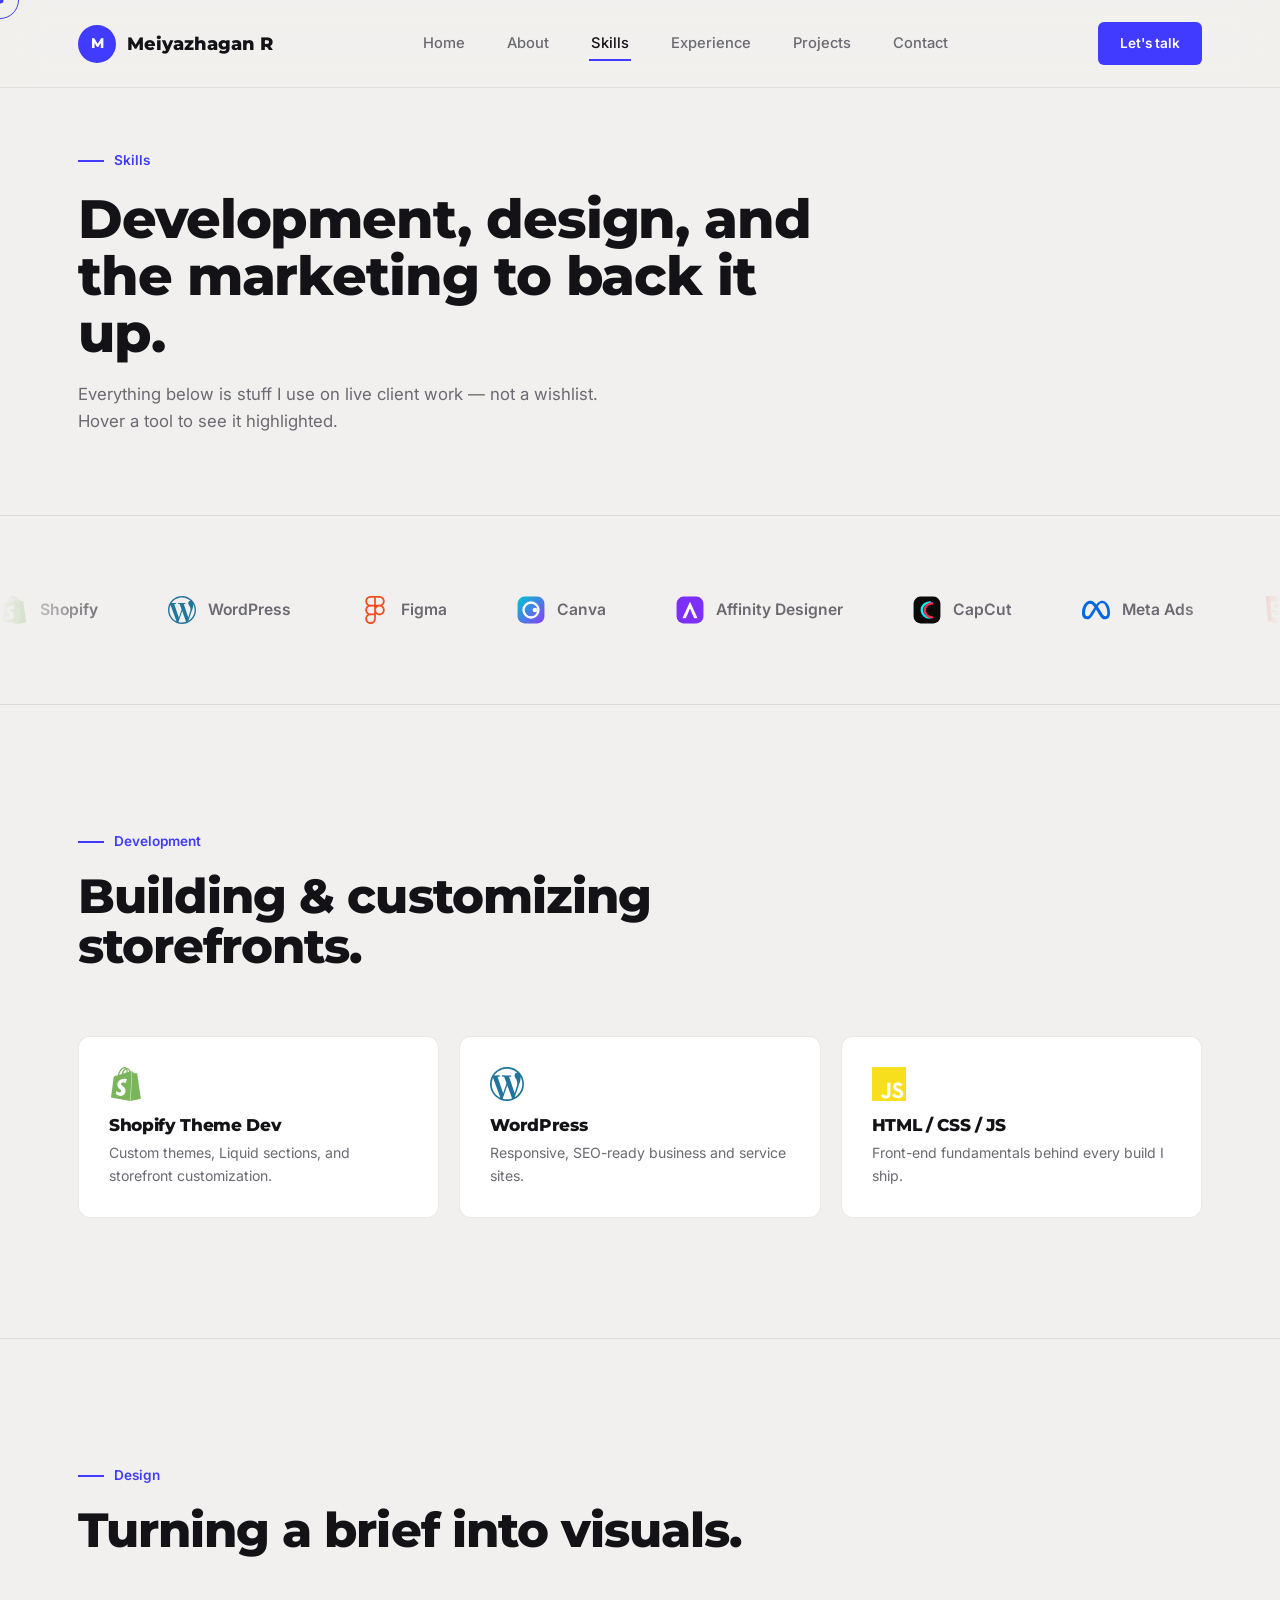
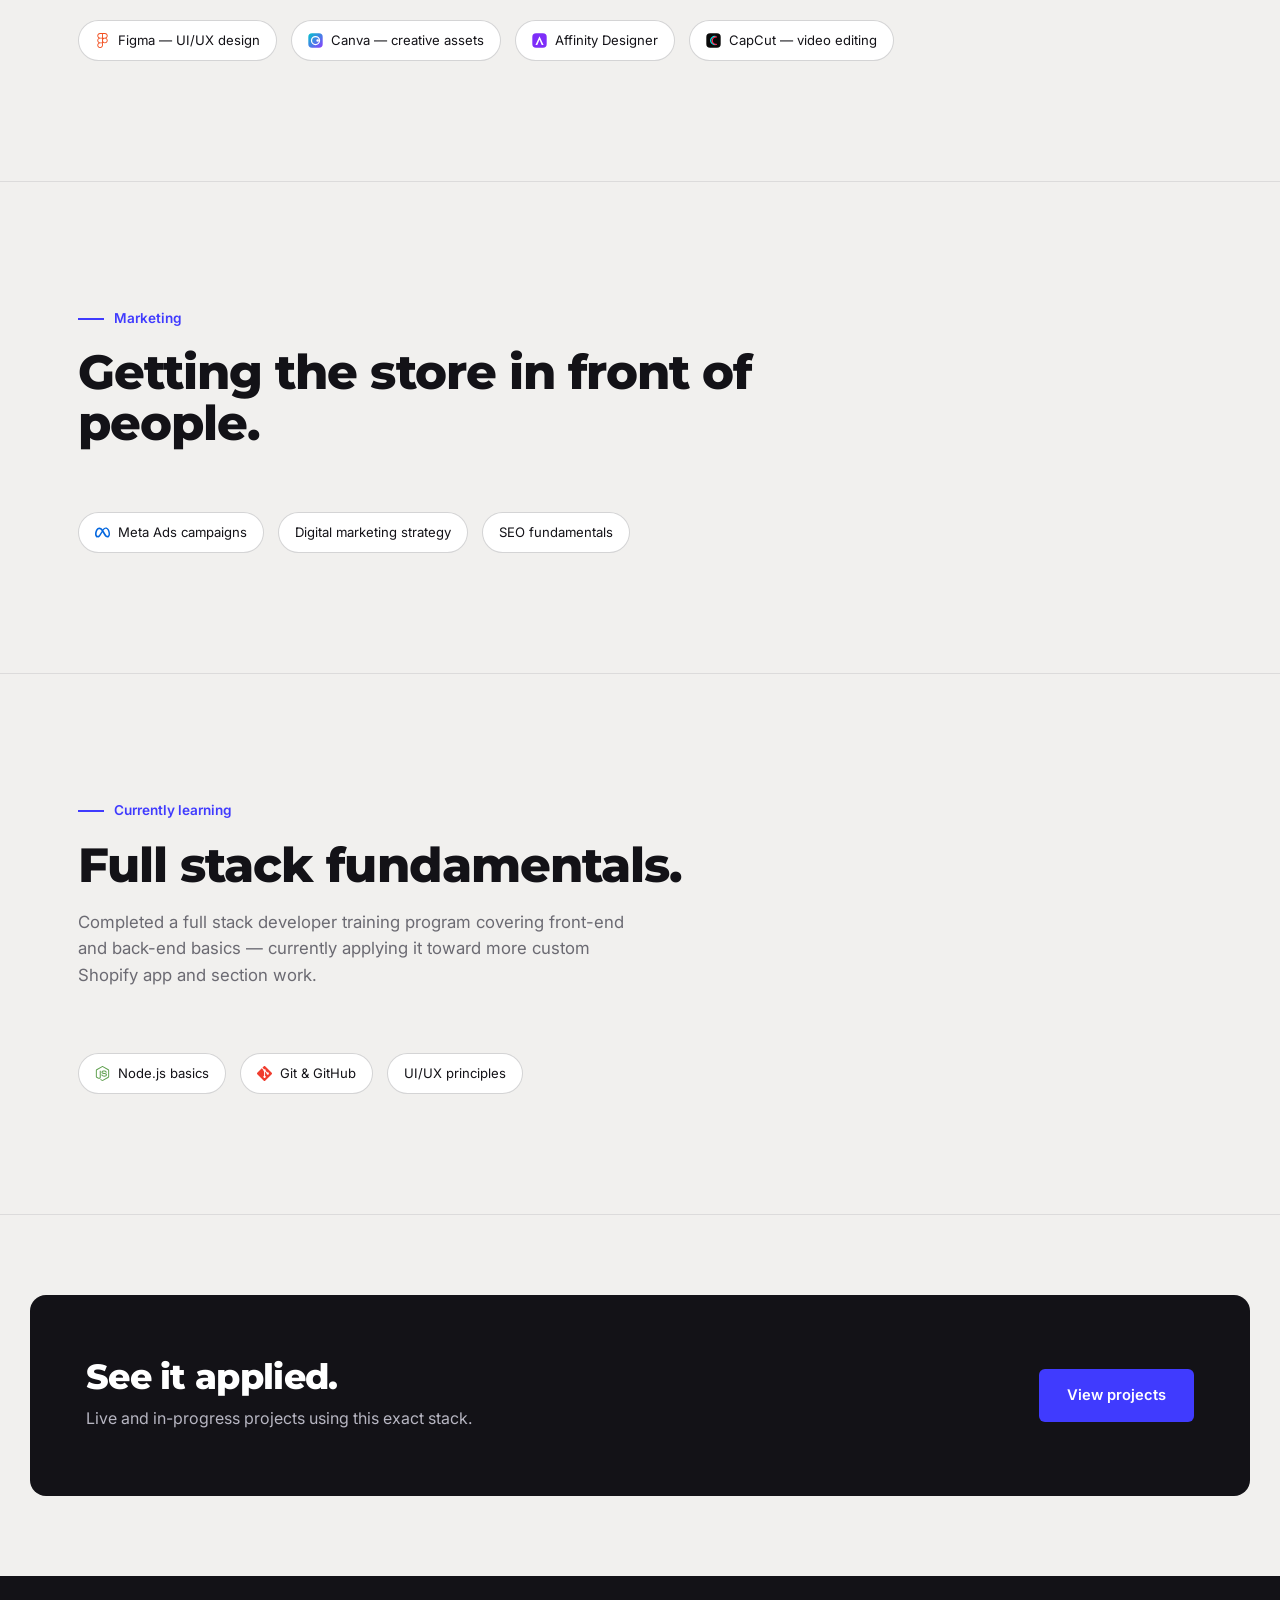
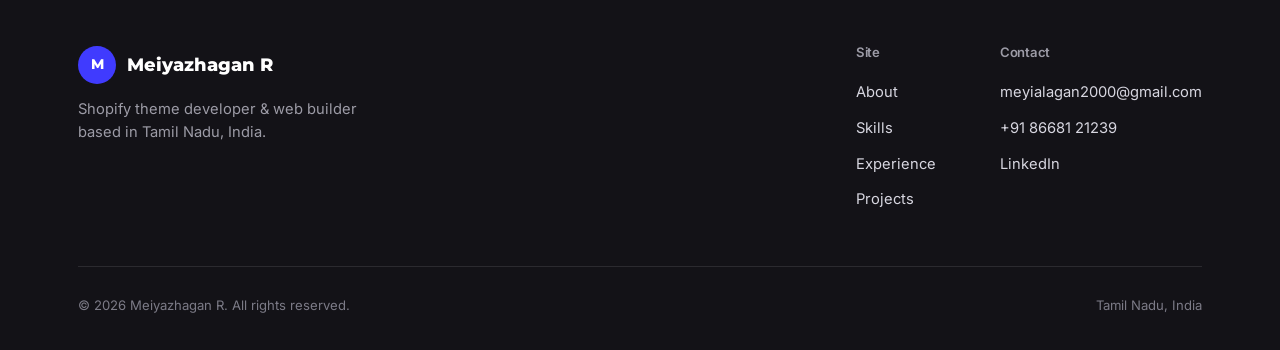
<file: skills.html>
<!DOCTYPE html>
<html lang="en">
<head>
<meta charset="UTF-8">
<meta name="viewport" content="width=device-width, initial-scale=1.0">
<title>Skills — Meiyazhagan R</title>
<link rel="stylesheet" href="css/style.css">
<link rel="icon" type="image/svg+xml" href="assets/favicon/favicon.svg">
<link rel="icon" type="image/png" sizes="32x32" href="assets/favicon/favicon-32.png">
<link rel="icon" type="image/png" sizes="16x16" href="assets/favicon/favicon-16.png">
<link rel="shortcut icon" href="assets/favicon/favicon.ico">
<link rel="apple-touch-icon" sizes="180x180" href="assets/favicon/apple-touch-icon.png">
<link rel="manifest" href="site.webmanifest">
<meta name="theme-color" content="#403BFE">
</head>
<body>

<div id="progress"></div>

<header id="siteHeader">
  <nav class="wrap">
    <a href="index.html" class="brand"><span class="mark">M</span> Meiyazhagan R</a>
    <div class="navlinks" id="navlinks">
      <a href="index.html">Home</a>
      <a href="about.html">About</a>
      <a href="skills.html" class="active">Skills</a>
      <a href="experience.html">Experience</a>
      <a href="projects.html">Projects</a>
      <a href="contact.html">Contact</a>
    </div>
    <a href="contact.html" class="nav-cta">Let's talk</a>
    <div class="menu-toggle" id="menuToggle"><span></span><span></span><span></span></div>
  </nav>
</header>

<main>

  <section class="tight" style="padding-top:56px;">
    <div class="wrap reveal">
      <div class="kicker"><span class="bar"></span>Skills</div>
      <h1 style="font-size:clamp(2.2rem,5vw,3.4rem); max-width:760px;">Development, design, and the marketing to back it up.</h1>
      <p style="color:var(--muted); margin-top:20px; max-width:560px; font-size:1.05rem;">
        Everything below is stuff I use on live client work — not a wishlist.
        Hover a tool to see it highlighted.
      </p>
    </div>
  </section>

  <section class="tight">
    <div class="marquee-wrap reveal">
      <div class="marquee" id="skillsMarquee"></div>
    </div>
  </section>

  <section>
    <div class="wrap">
      <div class="section-head reveal">
        <div class="kicker"><span class="bar"></span>Development</div>
        <h2>Building & customizing storefronts.</h2>
      </div>

      <div class="grid-3">
        <div class="reveal" style="border:1px solid var(--line); border-radius:12px; padding:30px; background:var(--bg-alt);">
          <img src="assets/icons/shopify.svg" style="width:34px; height:34px; margin-bottom:16px;" alt="Shopify">
          <h3 style="font-size:1.05rem; margin-bottom:8px;">Shopify Theme Dev</h3>
          <p style="color:var(--muted); font-size:0.88rem;">Custom themes, Liquid sections, and storefront customization.</p>
        </div>
        <div class="reveal reveal-delay-1" style="border:1px solid var(--line); border-radius:12px; padding:30px; background:var(--bg-alt);">
          <img src="assets/icons/wordpress.svg" style="width:34px; height:34px; margin-bottom:16px;" alt="WordPress">
          <h3 style="font-size:1.05rem; margin-bottom:8px;">WordPress</h3>
          <p style="color:var(--muted); font-size:0.88rem;">Responsive, SEO-ready business and service sites.</p>
        </div>
        <div class="reveal reveal-delay-2" style="border:1px solid var(--line); border-radius:12px; padding:30px; background:var(--bg-alt);">
          <img src="assets/icons/javascript.svg" style="width:34px; height:34px; margin-bottom:16px;" alt="JavaScript">
          <h3 style="font-size:1.05rem; margin-bottom:8px;">HTML / CSS / JS</h3>
          <p style="color:var(--muted); font-size:0.88rem;">Front-end fundamentals behind every build I ship.</p>
        </div>
      </div>
    </div>
  </section>

  <section>
    <div class="wrap">
      <div class="section-head reveal">
        <div class="kicker"><span class="bar"></span>Design</div>
        <h2>Turning a brief into visuals.</h2>
      </div>

      <div style="display:flex; flex-wrap:wrap; gap:14px;">
        <span class="tag"><img src="assets/icons/figma.svg" width="15" height="15" alt="Figma">Figma — UI/UX design</span>
        <span class="tag"><img src="assets/icons/canva.svg" width="15" height="15" alt="Canva">Canva — creative assets</span>
        <span class="tag"><img src="assets/icons/affinitydesigner.svg" width="15" height="15" alt="Affinity Designer">Affinity Designer</span>
        <span class="tag"><img src="assets/icons/capcut.svg" width="15" height="15" alt="CapCut">CapCut — video editing</span>
      </div>
    </div>
  </section>

  <section>
    <div class="wrap">
      <div class="section-head reveal">
        <div class="kicker"><span class="bar"></span>Marketing</div>
        <h2>Getting the store in front of people.</h2>
      </div>
      <div style="display:flex; flex-wrap:wrap; gap:14px;">
        <span class="tag"><img src="assets/icons/meta.svg" width="15" height="15" alt="Meta">Meta Ads campaigns</span>
        <span class="tag">Digital marketing strategy</span>
        <span class="tag">SEO fundamentals</span>
      </div>
    </div>
  </section>

  <section>
    <div class="wrap">
      <div class="section-head reveal">
        <div class="kicker"><span class="bar"></span>Currently learning</div>
        <h2>Full stack fundamentals.</h2>
        <p>Completed a full stack developer training program covering front-end and back-end basics — currently applying it toward more custom Shopify app and section work.</p>
      </div>
      <div style="display:flex; flex-wrap:wrap; gap:14px;">
        <span class="tag"><img src="assets/icons/nodedotjs.svg" width="15" height="15" alt="Node.js">Node.js basics</span>
        <span class="tag"><img src="assets/icons/git.svg" width="15" height="15" alt="Git">Git & GitHub</span>
        <span class="tag">UI/UX principles</span>
      </div>
    </div>
  </section>

  <section class="tight">
    <div class="wrap reveal cta-block" style="background:var(--ink);">
      <div>
        <h2 style="color:#fff; font-size:clamp(1.6rem,3.5vw,2.2rem);">See it applied.</h2>
        <p style="color:#B7B6C2; margin-top:10px;">Live and in-progress projects using this exact stack.</p>
      </div>
      <a href="projects.html" class="btn btn-primary">View projects</a>
    </div>
  </section>

</main>

<footer>
  <div class="wrap">
    <div class="footer-top">
      <div class="footer-brand">
        <div class="brand"><span class="mark">M</span> Meiyazhagan R</div>
        <p>Shopify theme developer & web builder based in Tamil Nadu, India.</p>
      </div>
      <div class="footer-cols">
        <div class="footer-col">
          <h4>Site</h4>
          <a href="about.html">About</a>
          <a href="skills.html">Skills</a>
          <a href="experience.html">Experience</a>
          <a href="projects.html">Projects</a>
        </div>
        <div class="footer-col">
          <h4>Contact</h4>
          <a href="mailto:meyialagan2000@gmail.com">meyialagan2000@gmail.com</a>
          <a href="tel:+918668121239">+91 86681 21239</a>
          <a href="https://www.linkedin.com/in/meiyazhaganrajendran/" target="_blank" rel="noopener">LinkedIn</a>
        </div>
      </div>
    </div>
    <div class="footer-bottom">
      <span>© <span class="year"></span> Meiyazhagan R. All rights reserved.</span>
      <span>Tamil Nadu, India</span>
    </div>
  </div>
</footer>

<div id="toTop" aria-label="Back to top">↑</div>
<script src="js/icons.js"></script>
<script src="js/main.js"></script>
<script>
  buildMarquee('skillsMarquee', [
    ['shopify','Shopify'], ['wordpress','WordPress'], ['figma','Figma'],
    ['canva','Canva'], ['affinitydesigner','Affinity Designer'], ['capcut','CapCut'],
    ['meta','Meta Ads'], ['html5','HTML5'], ['css','CSS3'], ['javascript','JavaScript'], ['git','Git']
  ]);
</script>
</body>
</html>
</file>
<file: css/style.css>
@import url('https://fonts.googleapis.com/css2?family=Montserrat:wght@400;500;600;700;800;900&family=Inter:wght@400;500;600&display=swap');

:root{
  --bg:#F1F0EE;
  --bg-alt:#FFFFFF;
  --ink:#131217;
  --muted:#6B6A72;
  --accent:#403BFE;
  --accent-ink:#FFFFFF;
  --line: rgba(19,18,23,0.09);
  --line-strong: rgba(19,18,23,0.18);
  --radius: 6px;
  --maxw: 1220px;
  --header-h: 88px;
}

*{ margin:0; padding:0; box-sizing:border-box; }
html{ scroll-behavior:smooth; }

@media (prefers-reduced-motion: reduce){
  html{ scroll-behavior:auto; }
  *{ animation-duration:0.001ms !important; animation-iteration-count:1 !important; transition-duration:0.001ms !important; }
}

body{
  background:var(--bg);
  color:var(--ink);
  font-family:'Inter', sans-serif;
  line-height:1.6;
  overflow-x:hidden;
  -webkit-font-smoothing:antialiased;
}

h1,h2,h3,h4,.display{
  font-family:'Montserrat', sans-serif;
  font-weight:800;
  letter-spacing:-0.02em;
  line-height:1.05;
  color:var(--ink);
}

a{ color:inherit; text-decoration:none; }
img{ max-width:100%; display:block; }
ul{ list-style:none; }
button{ font-family:inherit; border:none; background:none; cursor:pointer; }

::selection{ background:var(--accent); color:#fff; }

.wrap{ max-width:var(--maxw); margin:0 auto; padding:0 48px; }
@media (max-width:760px){ .wrap{ padding:0 24px; } }

/* -------------------------------------------------- */
/* custom cursor                                       */
/* -------------------------------------------------- */
@media (pointer:fine){
  body{ cursor:none; }
  .cursor-dot, .cursor-ring{
    position:fixed; top:0; left:0; pointer-events:none; z-index:9999;
    border-radius:50%; transform:translate(-50%,-50%);
  }
  .cursor-dot{ width:7px; height:7px; background:var(--accent); }
  .cursor-ring{
    width:38px; height:38px; border:1.5px solid var(--accent);
    transition:width .2s ease, height .2s ease, border-color .2s ease, background .2s ease, opacity .2s ease;
  }
  .cursor-ring.big{ width:76px; height:76px; background:rgba(64,59,254,0.08); }
  .cursor-ring.hide{ opacity:0; }
}

/* -------------------------------------------------- */
/* header — sticky glassmorphism                       */
/* -------------------------------------------------- */
header{
  position:fixed; top:0; left:0; right:0; z-index:200;
  height:var(--header-h);
  display:flex; align-items:center;
  background:rgba(241,240,238,0.55);
  backdrop-filter:blur(18px) saturate(160%);
  -webkit-backdrop-filter:blur(18px) saturate(160%);
  border-bottom:1px solid rgba(19,18,23,0.06);
  transition:background .3s ease, border-color .3s ease;
}
header.scrolled{
  background:rgba(241,240,238,0.82);
  border-color:var(--line);
}

nav.wrap{ display:flex; align-items:center; justify-content:space-between; width:100%; }

.brand{ display:flex; align-items:center; gap:11px; font-family:'Montserrat',sans-serif; font-weight:800; font-size:1.15rem; }
.brand .mark{
  width:38px; height:38px; border-radius:50%;
  background:var(--accent); color:#fff;
  display:flex; align-items:center; justify-content:center;
  font-size:0.9rem; font-weight:800;
}

.navlinks{ display:flex; gap:38px; }
.navlinks a{
  font-family:'Inter', sans-serif; font-weight:500; font-size:0.92rem; color:var(--muted);
  position:relative; padding:6px 2px; transition:color .25s ease;
}
.navlinks a::after{
  content:''; position:absolute; left:0; bottom:0; height:2px; width:0%;
  background:var(--accent); transition:width .3s ease;
}
.navlinks a:hover, .navlinks a.active{ color:var(--ink); }
.navlinks a:hover::after, .navlinks a.active::after{ width:100%; }

.nav-cta{
  background:var(--accent); color:#fff; padding:11px 22px; border-radius:var(--radius);
  font-size:0.85rem; font-weight:600; transition:transform .25s ease, box-shadow .25s ease;
}
.nav-cta:hover{ transform:translateY(-2px); box-shadow:0 10px 24px -8px rgba(64,59,254,0.55); }

.menu-toggle{ display:none; width:26px; height:20px; position:relative; }
.menu-toggle span{ position:absolute; left:0; right:0; height:2px; background:var(--ink); transition:all .25s ease; }
.menu-toggle span:nth-child(1){ top:0; }
.menu-toggle span:nth-child(2){ top:9px; }
.menu-toggle span:nth-child(3){ top:18px; }

@media (max-width:900px){
  .navlinks{
    position:fixed; top:var(--header-h); left:0; right:0; bottom:0;
    background:var(--bg-alt); flex-direction:column; padding:40px 32px; gap:8px;
    transform:translateX(100%); transition:transform .35s ease;
  }
  .navlinks.open{ transform:translateX(0); }
  .navlinks a{ font-size:1.4rem; padding:14px 0; border-bottom:1px solid var(--line); color:var(--ink); }
  .nav-cta{ display:none; }
  .menu-toggle{ display:block; }
}

/* -------------------------------------------------- */
/* generic page scaffolding                            */
/* -------------------------------------------------- */
main{ padding-top:var(--header-h); overflow-x:hidden; }

section{ padding:120px 0; position:relative; }
section.tight{ padding:80px 0; }
section + section{ border-top:1px solid var(--line); }

@media (max-width:900px){
  section{ padding:80px 0; }
  section.tight{ padding:56px 0; }
}
@media (max-width:600px){
  section{ padding:56px 0; }
  section.tight{ padding:40px 0; }
}

/* -------------------------------------------------- */
/* responsive grid / layout utilities                  */
/* replace fragile inline grid styles so breakpoints    */
/* below can actually take effect                       */
/* -------------------------------------------------- */
.grid-2{ display:grid; grid-template-columns:repeat(2,1fr); gap:24px; }
.grid-3{ display:grid; grid-template-columns:repeat(3,1fr); gap:20px; }
.grid-4{ display:grid; grid-template-columns:repeat(4,1fr); gap:32px; }

.hero-split{ display:grid; grid-template-columns:0.85fr 1.15fr; gap:64px; align-items:center; }
.about-split{ display:grid; grid-template-columns:0.9fr 1.1fr; gap:64px; align-items:start; }
.contact-split{ display:grid; grid-template-columns:1fr 1fr; gap:64px; align-items:end; }

.cta-block{
  display:flex; justify-content:space-between; align-items:center;
  flex-wrap:wrap; gap:24px; border-radius:16px; padding:64px 56px;
}

@media (max-width:900px){
  .grid-3{ grid-template-columns:repeat(2,1fr); }
  .grid-4{ grid-template-columns:repeat(2,1fr); }
  .hero-split{ grid-template-columns:1fr; gap:40px; }
  .about-split{ grid-template-columns:1fr; gap:40px; }
  .about-split .sticky-col{ position:static !important; max-width:280px; }
  .contact-split{ grid-template-columns:1fr; gap:28px; align-items:start; text-align:left !important; }
  .contact-split .contact-photo{ text-align:left !important; }
  .cta-block{ padding:44px 32px; text-align:left; }
}

@media (max-width:640px){
  .grid-2{ grid-template-columns:1fr; }
  .grid-3{ grid-template-columns:1fr; }
  .grid-4{ grid-template-columns:repeat(2,1fr); gap:20px; }
  .cta-block{ flex-direction:column; align-items:flex-start; padding:36px 26px; }
  .cta-block > a, .cta-block > div:last-child{ width:100%; }
  .cta-block .btn{ width:100%; justify-content:center; }
}

@media (max-width:420px){
  .grid-4{ grid-template-columns:1fr 1fr; gap:16px; }
}

.cta-solid{ background:var(--accent); border-radius:16px; padding:64px 56px; text-align:center; }
@media (max-width:640px){
  .cta-solid{ padding:40px 26px; }
  .cta-solid .btn{ width:100%; justify-content:center; }
}

.kicker{
  display:inline-flex; align-items:center; gap:10px;
  color:var(--accent); font-weight:600; font-size:0.85rem; margin-bottom:18px;
}
.kicker .bar{ width:26px; height:2px; background:var(--accent); }

.section-head{ max-width:680px; margin-bottom:64px; }
.section-head h2{ font-size:clamp(2rem, 4.4vw, 3rem); }
.section-head p{ color:var(--muted); margin-top:18px; font-size:1.05rem; max-width:560px; }

.reveal{ opacity:0; transform:translateY(30px); transition:opacity .8s cubic-bezier(.2,.7,.2,1), transform .8s cubic-bezier(.2,.7,.2,1); }
.reveal.in{ opacity:1; transform:translateY(0); }
.reveal-delay-1{ transition-delay:.1s; }
.reveal-delay-2{ transition-delay:.2s; }
.reveal-delay-3{ transition-delay:.3s; }

/* -------------------------------------------------- */
/* buttons                                             */
/* -------------------------------------------------- */
.btn{
  display:inline-flex; align-items:center; gap:10px;
  padding:15px 28px; border-radius:var(--radius); font-weight:600; font-size:0.92rem;
  transition:transform .25s ease, box-shadow .25s ease, background .25s ease, color .25s ease, border-color .25s ease;
}
.btn-primary{ background:var(--accent); color:#fff; }
.btn-primary:hover{ transform:translateY(-3px); box-shadow:0 14px 28px -10px rgba(64,59,254,0.5); }
.btn-outline{ border:1.5px solid var(--line-strong); color:var(--ink); }
.btn-outline:hover{ border-color:var(--accent); color:var(--accent); transform:translateY(-3px); }
.btn-sm{ padding:10px 18px; font-size:0.82rem; }

/* -------------------------------------------------- */
/* footer                                              */
/* -------------------------------------------------- */
footer{ background:var(--ink); color:#EDEDF2; padding:70px 0 34px; }
.footer-top{ display:flex; justify-content:space-between; flex-wrap:wrap; gap:40px; padding-bottom:48px; border-bottom:1px solid rgba(255,255,255,0.1); }
.footer-brand .brand{ color:#fff; }
.footer-brand p{ color:#9C9BA6; margin-top:14px; max-width:320px; font-size:0.92rem; }
.footer-cols{ display:flex; gap:64px; flex-wrap:wrap; }
.footer-col h4{ font-size:0.82rem; color:#9C9BA6; font-family:'Inter',sans-serif; font-weight:600; text-transform:none; margin-bottom:16px; }
.footer-col a{ display:block; color:#D7D6E0; font-size:0.92rem; padding:6px 0; transition:color .2s ease; }
.footer-col a:hover{ color:var(--accent); }
.footer-bottom{ display:flex; justify-content:space-between; flex-wrap:wrap; gap:12px; padding-top:28px; color:#77768200; }
.footer-bottom span{ color:#7C7B87; font-size:0.82rem; }

/* -------------------------------------------------- */
/* misc shared components                              */
/* -------------------------------------------------- */
.tag{
  border:1px solid var(--line-strong); padding:9px 16px; border-radius:24px;
  font-size:0.82rem; display:inline-flex; align-items:center; gap:8px; color:var(--ink);
  transition:border-color .25s ease, background .25s ease;
  background:var(--bg-alt);
}
.tag:hover{ border-color:var(--accent); background:#403BFE0D; }
.tag img{ width:15px; height:15px; }

.stat{ }
.stat .num{ font-family:'Montserrat',sans-serif; font-weight:800; font-size:2.4rem; color:var(--accent); }
.stat .label{ color:var(--muted); font-size:0.88rem; margin-top:6px; }

.marquee-wrap{
  width:100%; overflow:hidden;
  mask-image:linear-gradient(90deg, transparent, black 8%, black 92%, transparent);
  -webkit-mask-image:linear-gradient(90deg, transparent, black 8%, black 92%, transparent);
}
.marquee{ display:flex; gap:70px; width:max-content; animation:scrollx 30s linear infinite; align-items:center; }
.marquee-wrap:hover .marquee{ animation-play-state:paused; }
@keyframes scrollx{ from{ transform:translateX(0);} to{ transform:translateX(-50%);} }
.logo-chip{ display:flex; align-items:center; gap:12px; white-space:nowrap; color:var(--muted); font-weight:600; font-size:0.98rem; }
.logo-chip img{ width:28px; height:28px; }

#progress{ position:fixed; top:0; left:0; height:3px; width:0%; background:var(--accent); z-index:999; }

#toTop{
  position:fixed; right:28px; bottom:28px; width:50px; height:50px; border-radius:50%;
  background:var(--ink); color:#fff; display:flex; align-items:center; justify-content:center;
  opacity:0; pointer-events:none; transition:opacity .3s ease, transform .25s ease; z-index:150;
}
#toTop.show{ opacity:1; pointer-events:auto; }
#toTop:hover{ transform:translateY(-4px); background:var(--accent); }

/* toast */
#toast{
  position:fixed; left:50%; bottom:36px; transform:translate(-50%, 20px);
  background:var(--ink); color:#fff; padding:14px 22px; border-radius:var(--radius);
  font-size:0.88rem; opacity:0; pointer-events:none; transition:opacity .3s ease, transform .3s ease;
  z-index:500; display:flex; align-items:center; gap:10px;
}
#toast.show{ opacity:1; transform:translate(-50%, 0); }
#toast .dot{ width:7px; height:7px; border-radius:50%; background:var(--accent); }
</file>
